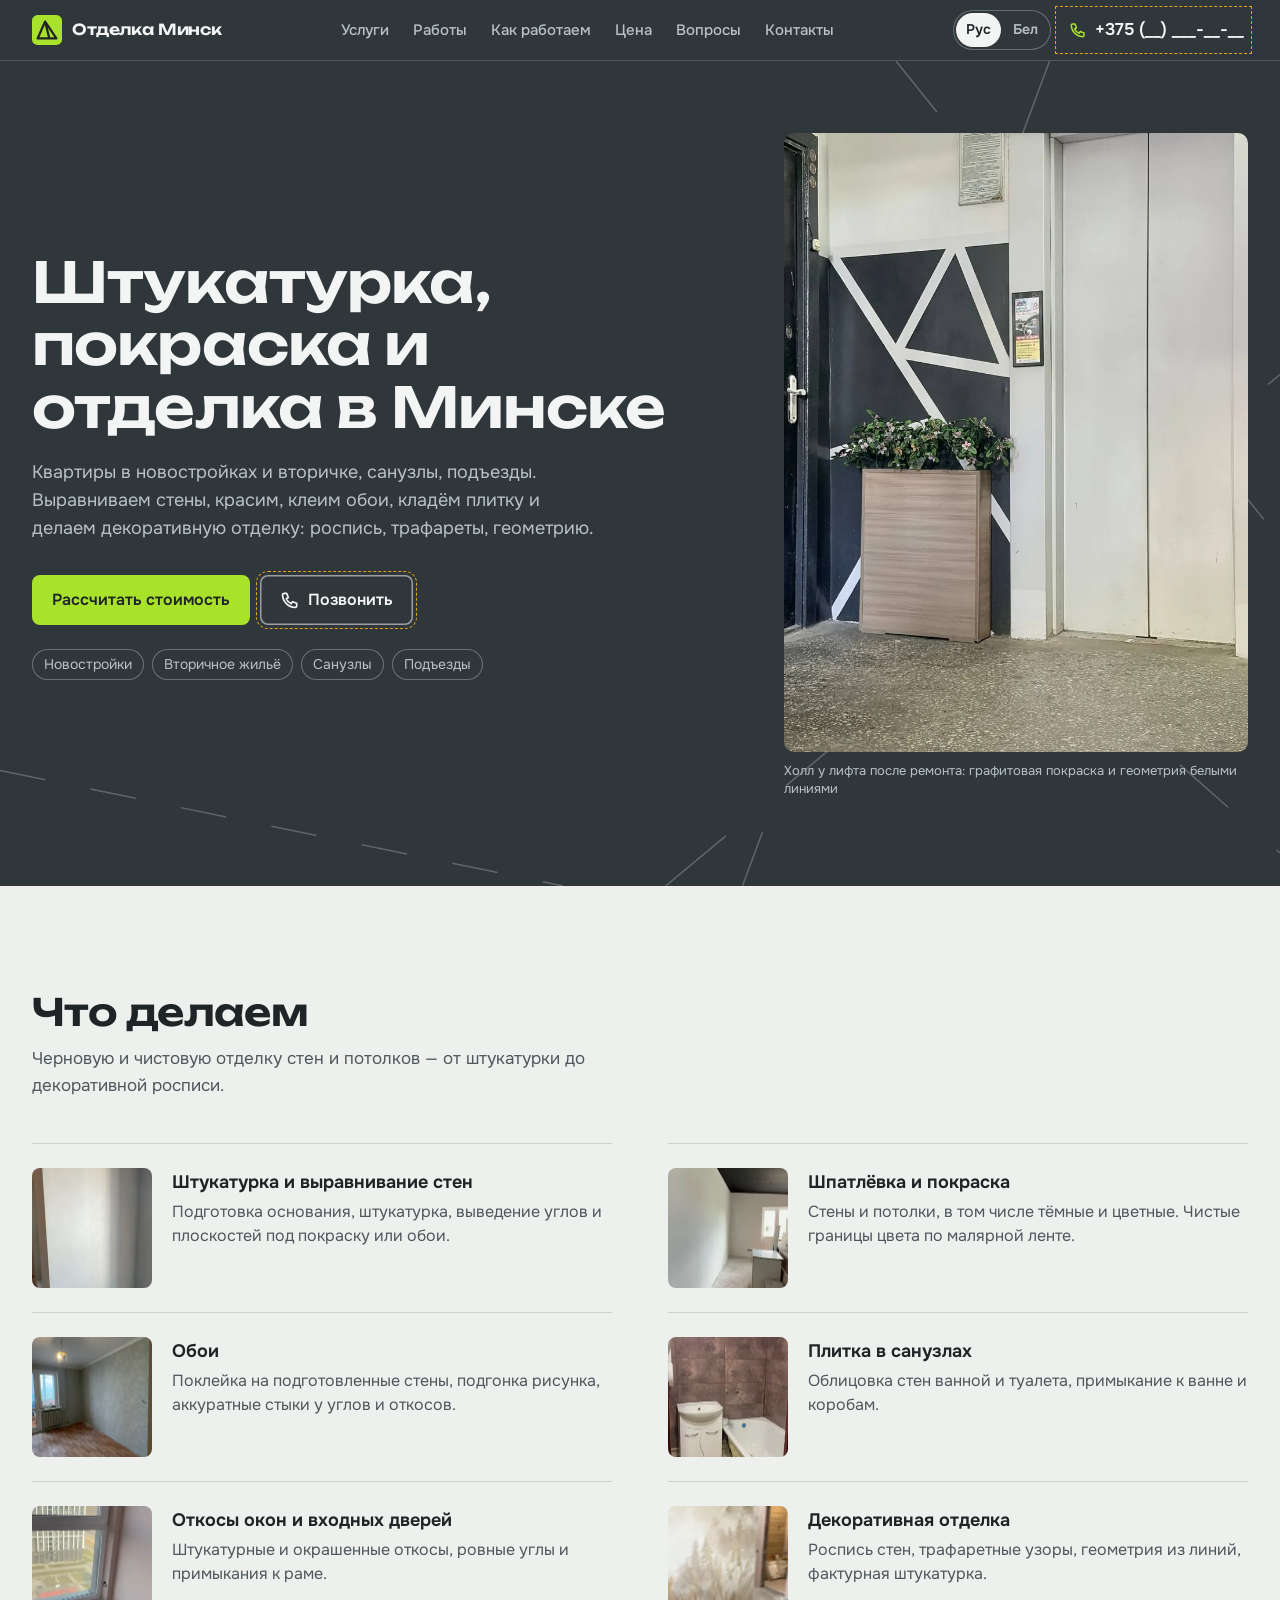
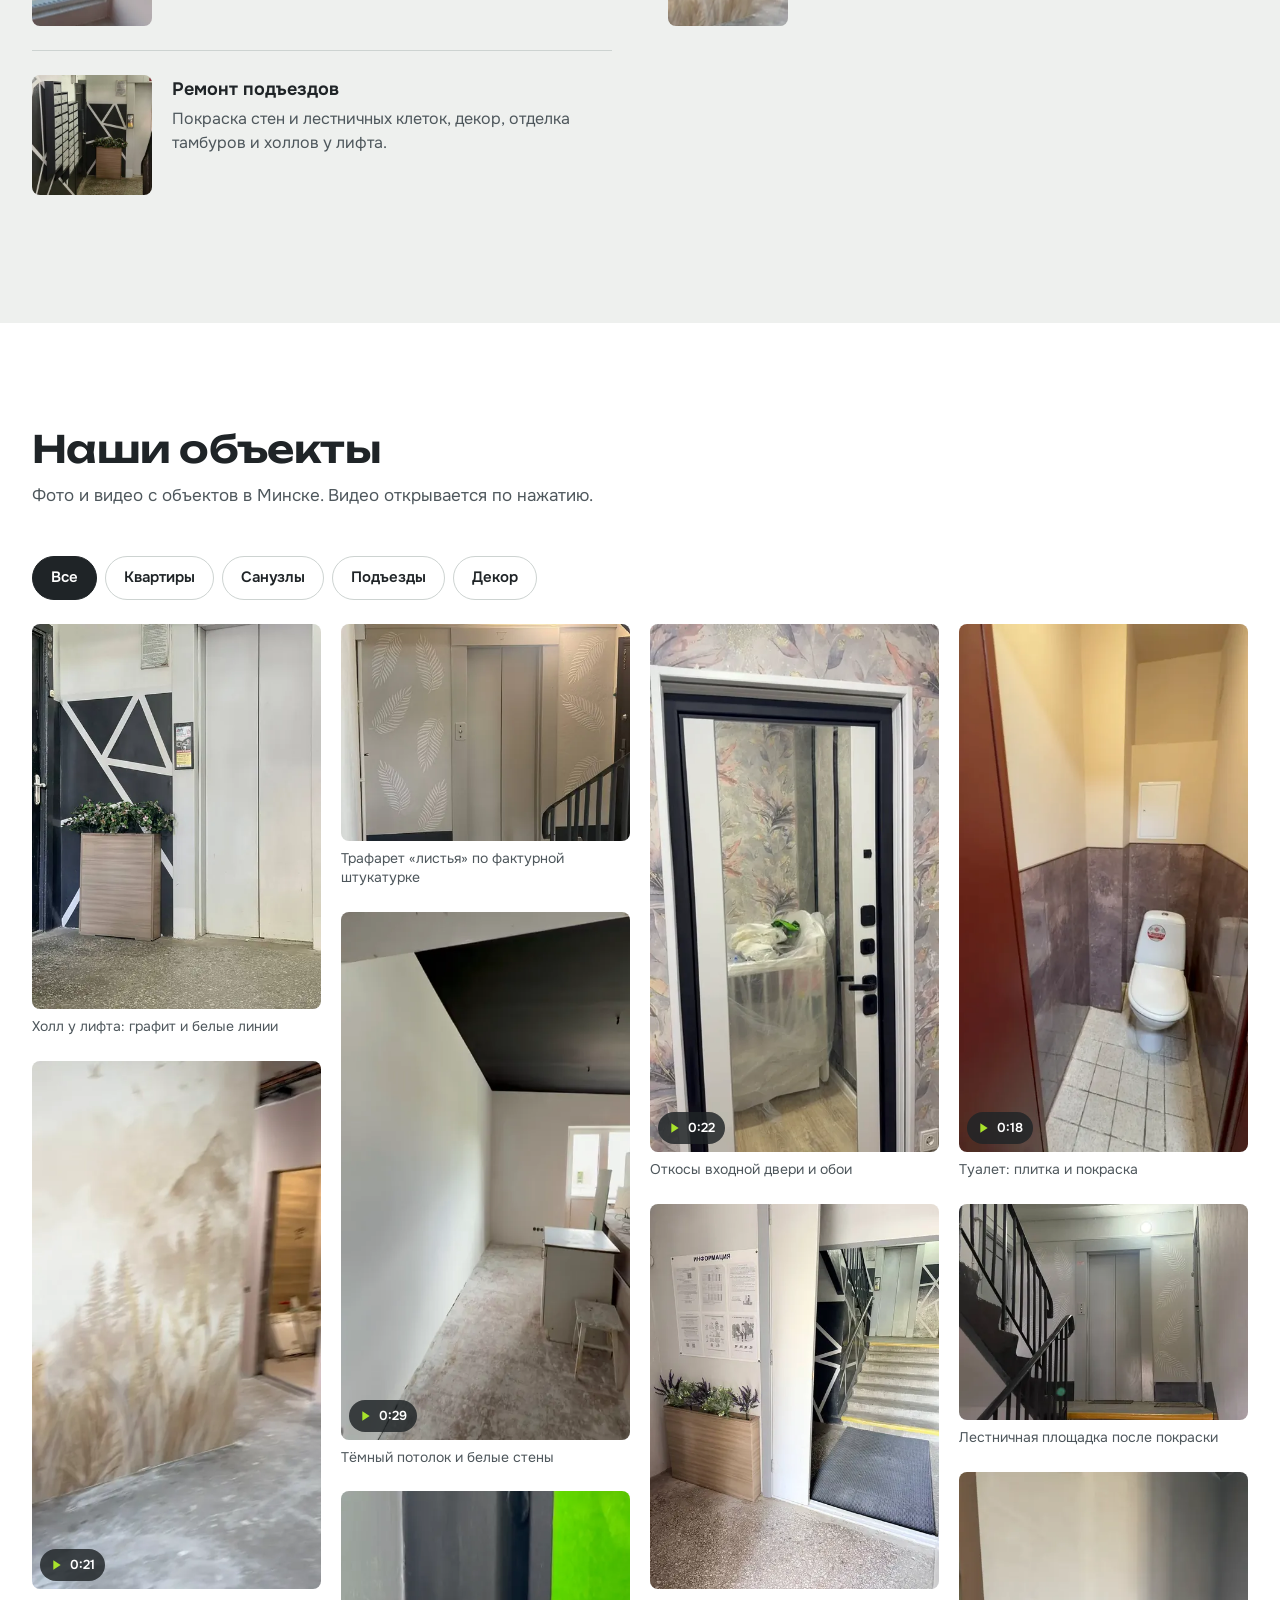
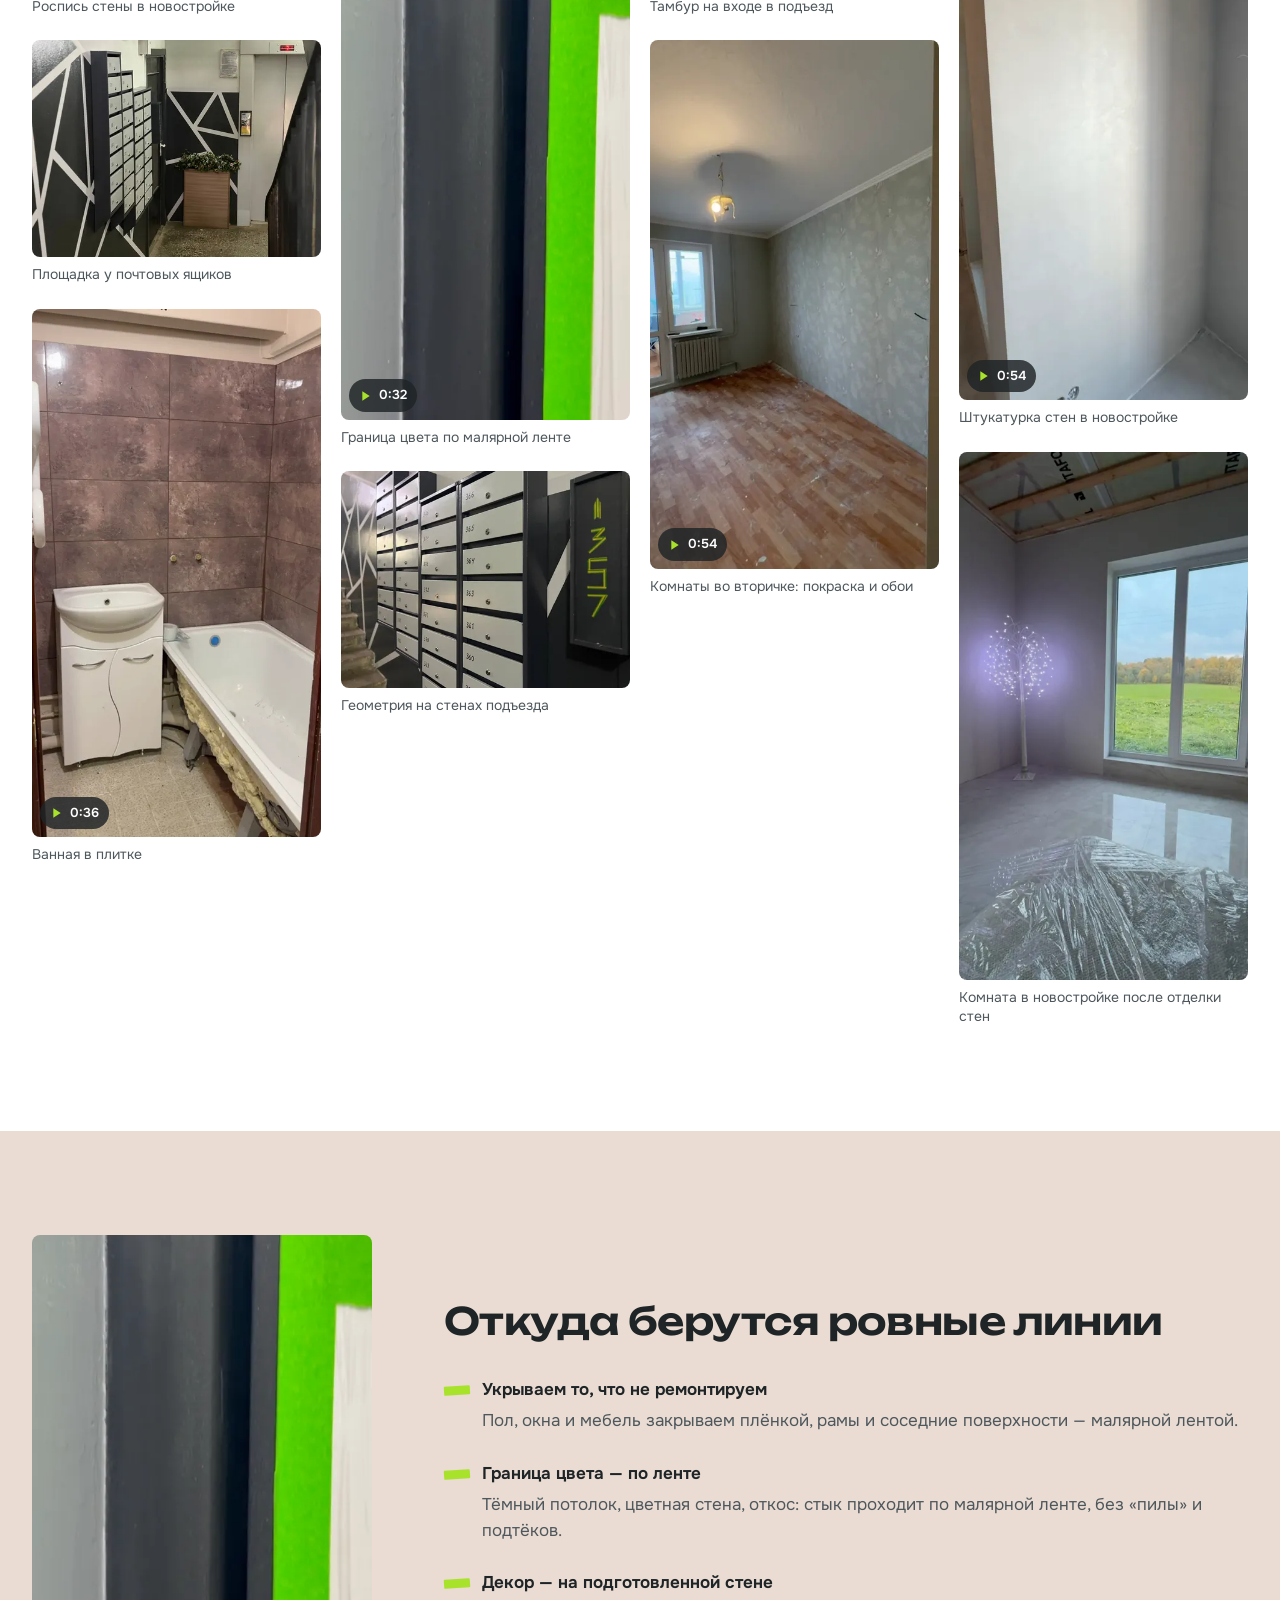
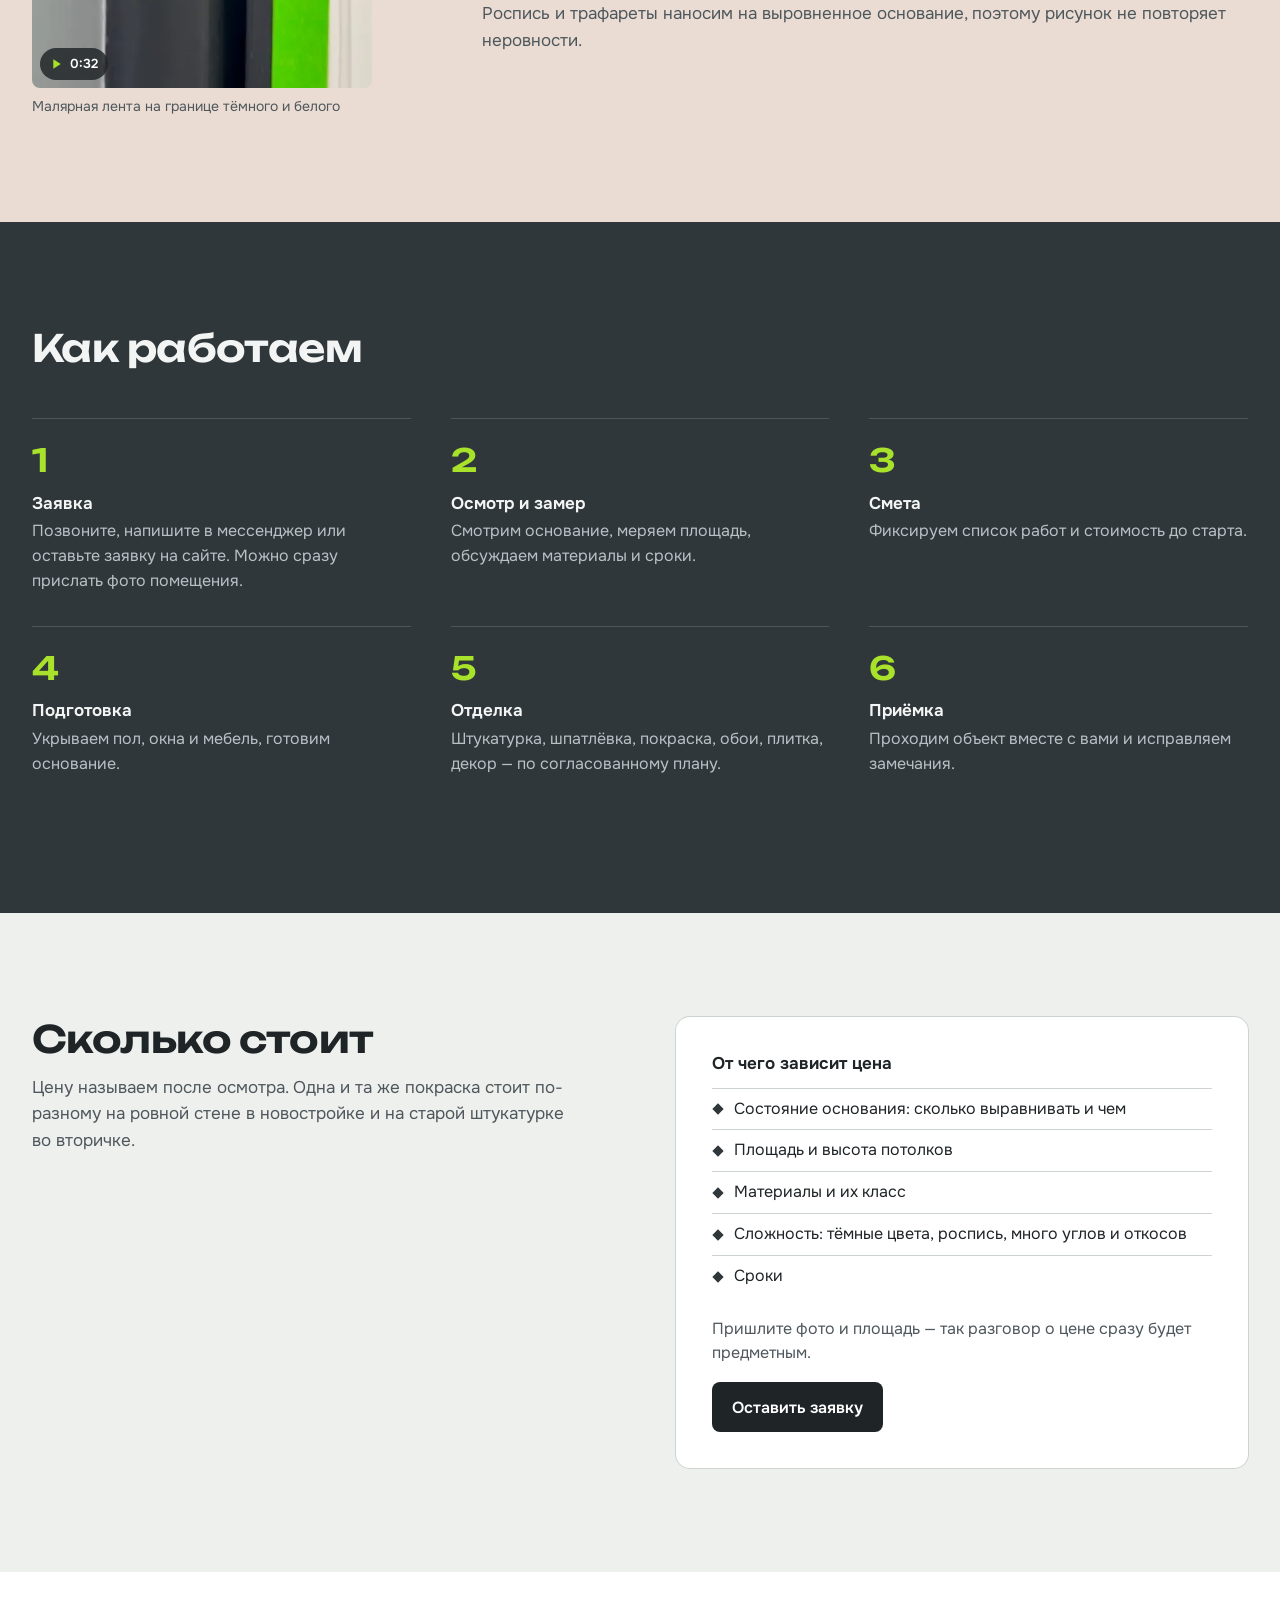
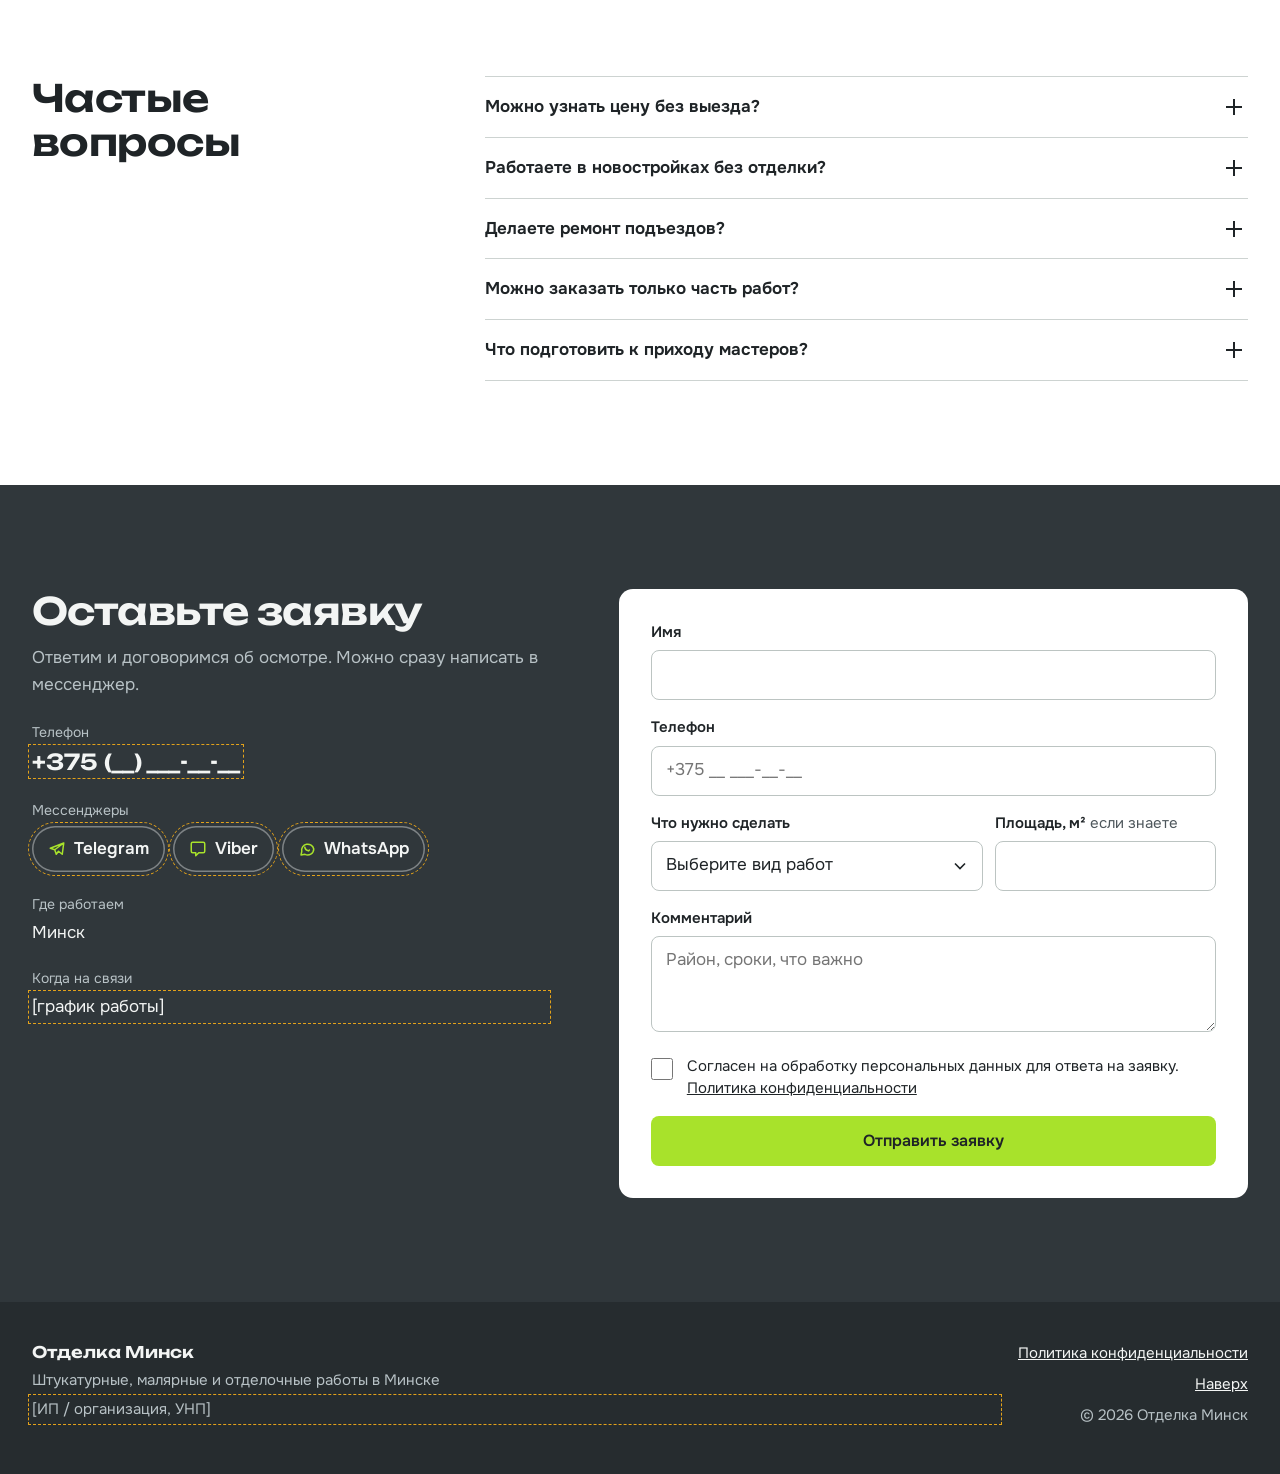
<file: index.html>
<!doctype html>
<html lang="ru">
<head>
<meta charset="utf-8">
<meta name="viewport" content="width=device-width, initial-scale=1, viewport-fit=cover">
<title>Штукатурка, покраска и отделка квартир в Минске | Отделка Минск</title>
<meta name="description" content="Штукатурка, покраска, обои, плитка, откосы и декоративная отделка в Минске. Квартиры, новостройки, подъезды. Фото и видео объектов, заявка на расчёт.">
<meta name="theme-color" content="#30373B">
<meta name="color-scheme" content="light">
<meta name="format-detection" content="telephone=no">
<link rel="canonical" href="https://pallsmi.github.io/otdelka-minsk/">
<link rel="alternate" hreflang="ru-BY" href="https://pallsmi.github.io/otdelka-minsk/">
<link rel="alternate" hreflang="be-BY" href="https://pallsmi.github.io/otdelka-minsk/be/">
<link rel="alternate" hreflang="x-default" href="https://pallsmi.github.io/otdelka-minsk/">
<meta property="og:type" content="website">
<meta property="og:locale" content="ru_BY">
<meta property="og:site_name" content="Отделка Минск">
<meta property="og:title" content="Штукатурка, покраска и отделка квартир в Минске">
<meta property="og:description" content="Штукатурка, покраска, обои, плитка, откосы и декоративная отделка в Минске. Квартиры, новостройки, подъезды. Фото и видео объектов, заявка на расчёт.">
<meta property="og:image" content="https://pallsmi.github.io/otdelka-minsk/assets/img/og.jpg">
<meta property="og:image:width" content="1200">
<meta property="og:image:height" content="630">
<meta property="og:image:alt" content="Подъезд после ремонта: графитовые стены с белыми линиями"><meta property="og:url" content="https://pallsmi.github.io/otdelka-minsk/">
<meta name="twitter:card" content="summary_large_image">
<link rel="icon" href="assets/favicon.svg" type="image/svg+xml">
<link rel="icon" href="assets/favicon-32.png" sizes="32x32" type="image/png">
<link rel="apple-touch-icon" href="assets/apple-touch-icon.png">
<link rel="preload" href="assets/fonts/unbounded-600.woff2" as="font" type="font/woff2" crossorigin>
<link rel="preload" href="assets/fonts/onest-var.woff2" as="font" type="font/woff2" crossorigin>
<link rel="preload" as="image" type="image/webp" href="assets/img/lift-geometry-800.webp" imagesrcset="assets/img/lift-geometry-480.webp 480w, assets/img/lift-geometry-800.webp 800w" imagesizes="(min-width: 900px) 40vw, 86vw" fetchpriority="high">
<link rel="stylesheet" href="css/style.css?v=0fea35a9">
<script type="application/ld+json">{"@context":"https://schema.org","@type":"HomeAndConstructionBusiness","name":"Отделка Минск","description":"Штукатурка, покраска, обои, плитка, откосы и декоративная отделка в Минске. Квартиры, новостройки, подъезды. Фото и видео объектов, заявка на расчёт.","areaServed":{"@type":"City","name":"Минск"},"address":{"@type":"PostalAddress","addressLocality":"Минск","addressCountry":"BY"},"knowsLanguage":["ru","be"],"url":"https://pallsmi.github.io/otdelka-minsk/","image":"https://pallsmi.github.io/otdelka-minsk/assets/img/og.jpg"}</script>
<script type="application/ld+json">{"@context":"https://schema.org","@type":"FAQPage","mainEntity":[{"@type":"Question","name":"Можно узнать цену без выезда?","acceptedAnswer":{"@type":"Answer","text":"Примерно — по фото и площади. Точно — после осмотра: состояние стен и потолков по фото видно не всегда."}},{"@type":"Question","name":"Работаете в новостройках без отделки?","acceptedAnswer":{"@type":"Answer","text":"Да. Примеры — в разделе «Наши объекты»: штукатурка стен, откосы, роспись."}},{"@type":"Question","name":"Делаете ремонт подъездов?","acceptedAnswer":{"@type":"Answer","text":"Да: покраска стен и лестничных клеток, декор, отделка холлов у лифта. Фото — в разделе «Наши объекты»."}},{"@type":"Question","name":"Можно заказать только часть работ?","acceptedAnswer":{"@type":"Answer","text":"Да, например только покраску потолков или только откосы. Объём обсуждаем на осмотре."}},{"@type":"Question","name":"Что подготовить к приходу мастеров?","acceptedAnswer":{"@type":"Answer","text":"Вынести вещи, которые можно вынести, или сдвинуть мебель к центру комнаты — остальное укроем плёнкой."}}]}</script>
</head>
<body>
<a class="skip" href="#main">Перейти к содержанию</a>

<header class="site-header" id="top">
  <div class="wrap header-row">
    <a class="brand" href="./" aria-label="Отделка Минск">
      <svg class="brand-mark" viewBox="0 0 32 32" aria-hidden="true"><rect width="32" height="32" rx="6" fill="#A8E22B"/><path d="M6 25 L14 7 L26 25 Z M14 7 L18.5 25" fill="none" stroke="#1F2427" stroke-width="2.4" stroke-linejoin="round"/></svg>
      <span>Отделка Минск</span>
    </a>
    <nav class="nav" id="nav" aria-label="Меню">
      <ul>
        <li><a href="#services">Услуги</a></li>
        <li><a href="#works">Работы</a></li>
        <li><a href="#process">Как работаем</a></li>
        <li><a href="#price">Цена</a></li>
        <li><a href="#faq">Вопросы</a></li>
        <li><a href="#contact">Контакты</a></li>
      </ul>
      <a class="nav-phone todo" href="#contact"><svg class="ic" viewBox="0 0 24 24" fill="none" stroke="currentColor" stroke-width="2" stroke-linecap="round" stroke-linejoin="round" aria-hidden="true" focusable="false"><path d="M5 4h3l2 5-2.5 1.5a11 11 0 0 0 6 6L15 14l5 2v3a2 2 0 0 1-2 2A16 16 0 0 1 3 6a2 2 0 0 1 2-2z"/></svg><span>+375 (__) ___-__-__</span></a>
    </nav>
    <div class="header-tools">
      <div class="lang" role="group" aria-label="Язык сайта">
        <a href="./" hreflang="ru" lang="ru" aria-current="true">Рус</a>
        <a href="be/" hreflang="be" lang="be">Бел</a>
      </div>
      <a class="header-call todo" href="#contact"><svg class="ic" viewBox="0 0 24 24" fill="none" stroke="currentColor" stroke-width="2" stroke-linecap="round" stroke-linejoin="round" aria-hidden="true" focusable="false"><path d="M5 4h3l2 5-2.5 1.5a11 11 0 0 0 6 6L15 14l5 2v3a2 2 0 0 1-2 2A16 16 0 0 1 3 6a2 2 0 0 1 2-2z"/></svg><span>+375 (__) ___-__-__</span></a>
      <button class="burger" type="button" aria-expanded="false" aria-controls="nav" data-open="Меню" data-close="Закрыть меню" aria-label="Меню">
        <span></span><span></span><span></span>
      </button>
    </div>
  </div>
</header>

<main id="main">

<section class="hero" aria-labelledby="hero-title">
  <svg class="hero-lines" viewBox="0 0 100 100" preserveAspectRatio="none" aria-hidden="true">
    <line x1="52" y1="100" x2="100" y2="38" pathLength="1"/>
    <line x1="70" y1="0" x2="100" y2="58" pathLength="1"/>
    <line x1="62" y1="44" x2="100" y2="96" pathLength="1"/>
    <line x1="82" y1="0" x2="58" y2="100" pathLength="1"/>
    <line x1="0" y1="86" x2="44" y2="100" pathLength="1"/>
  </svg>
  <div class="wrap hero-grid">
    <div class="hero-copy">
      <h1 id="hero-title">Штукатурка, покраска и отделка в Минске</h1>
      <p class="hero-lead">Квартиры в новостройках и вторичке, санузлы, подъезды. Выравниваем стены, красим, клеим обои, кладём плитку и делаем декоративную отделку: роспись, трафареты, геометрию.</p>
      <div class="hero-actions">
        <a class="btn btn-tape" href="#contact">Рассчитать стоимость</a>
        <a class="btn btn-ghost todo" href="#contact"><svg class="ic" viewBox="0 0 24 24" fill="none" stroke="currentColor" stroke-width="2" stroke-linecap="round" stroke-linejoin="round" aria-hidden="true" focusable="false"><path d="M5 4h3l2 5-2.5 1.5a11 11 0 0 0 6 6L15 14l5 2v3a2 2 0 0 1-2 2A16 16 0 0 1 3 6a2 2 0 0 1 2-2z"/></svg>Позвонить</a>
      </div>
      <ul class="hero-tags"><li>Новостройки</li><li>Вторичное жильё</li><li>Санузлы</li><li>Подъезды</li>
      </ul>
    </div>
    <figure class="hero-photo">
      <img src="assets/img/lift-geometry-800.webp" srcset="assets/img/lift-geometry-480.webp 480w, assets/img/lift-geometry-800.webp 800w" sizes="(min-width: 900px) 40vw, 86vw"
 width="960" height="1280" alt="Холл у лифта после ремонта: графитовая покраска и геометрия белыми линиями" loading="eager" decoding="sync" fetchpriority="high">
      <figcaption>Холл у лифта после ремонта: графитовая покраска и геометрия белыми линиями</figcaption>
    </figure>
  </div>
</section>

<section class="section services" id="services" aria-labelledby="services-title">
  <div class="wrap">
    <div class="section-head">
      <h2 id="services-title">Что делаем</h2>
      <p>Черновую и чистовую отделку стен и потолков — от штукатурки до декоративной росписи.</p>
    </div>
    <ul class="svc">
      <li>
        <img class="svc-img" src="assets/img/plaster-464.webp" srcset="assets/img/plaster-240.webp 240w, assets/img/plaster-464.webp 464w" sizes="(min-width: 900px) 128px, 96px"
 width="464" height="848" alt="" loading="lazy" decoding="async">
        <div>
          <h3>Штукатурка и выравнивание стен</h3>
          <p>Подготовка основания, штукатурка, выведение углов и плоскостей под покраску или обои.</p>
        </div>
      </li>
      <li>
        <img class="svc-img" src="assets/img/dark-ceiling-464.webp" srcset="assets/img/dark-ceiling-240.webp 240w, assets/img/dark-ceiling-464.webp 464w" sizes="(min-width: 900px) 128px, 96px"
 width="464" height="848" alt="" loading="lazy" decoding="async">
        <div>
          <h3>Шпатлёвка и покраска</h3>
          <p>Стены и потолки, в том числе тёмные и цветные. Чистые границы цвета по малярной ленте.</p>
        </div>
      </li>
      <li>
        <img class="svc-img" src="assets/img/wallpaper-464.webp" srcset="assets/img/wallpaper-240.webp 240w, assets/img/wallpaper-464.webp 464w" sizes="(min-width: 900px) 128px, 96px"
 width="464" height="848" alt="" loading="lazy" decoding="async">
        <div>
          <h3>Обои</h3>
          <p>Поклейка на подготовленные стены, подгонка рисунка, аккуратные стыки у углов и откосов.</p>
        </div>
      </li>
      <li>
        <img class="svc-img" src="assets/img/bath-464.webp" srcset="assets/img/bath-240.webp 240w, assets/img/bath-464.webp 464w" sizes="(min-width: 900px) 128px, 96px"
 width="464" height="848" alt="" loading="lazy" decoding="async">
        <div>
          <h3>Плитка в санузлах</h3>
          <p>Облицовка стен ванной и туалета, примыкание к ванне и коробам.</p>
        </div>
      </li>
      <li>
        <img class="svc-img" src="assets/img/slopes-464.webp" srcset="assets/img/slopes-240.webp 240w, assets/img/slopes-464.webp 464w" sizes="(min-width: 900px) 128px, 96px"
 width="464" height="848" alt="" loading="lazy" decoding="async">
        <div>
          <h3>Откосы окон и входных дверей</h3>
          <p>Штукатурные и окрашенные откосы, ровные углы и примыкания к раме.</p>
        </div>
      </li>
      <li>
        <img class="svc-img" src="assets/img/mural-464.webp" srcset="assets/img/mural-240.webp 240w, assets/img/mural-464.webp 464w" sizes="(min-width: 900px) 128px, 96px"
 width="464" height="848" alt="" loading="lazy" decoding="async">
        <div>
          <h3>Декоративная отделка</h3>
          <p>Роспись стен, трафаретные узоры, геометрия из линий, фактурная штукатурка.</p>
        </div>
      </li>
      <li>
        <img class="svc-img" src="assets/img/hall-geometry-800.webp" srcset="assets/img/hall-geometry-480.webp 480w, assets/img/hall-geometry-800.webp 800w, assets/img/hall-geometry-1280.webp 1280w" sizes="(min-width: 900px) 128px, 96px"
 width="1280" height="960" alt="" loading="lazy" decoding="async">
        <div>
          <h3>Ремонт подъездов</h3>
          <p>Покраска стен и лестничных клеток, декор, отделка тамбуров и холлов у лифта.</p>
        </div>
      </li>
    </ul>
  </div>
</section>

<section class="section works" id="works" aria-labelledby="works-title">
  <div class="wrap">
    <div class="section-head">
      <h2 id="works-title">Наши объекты</h2>
      <p>Фото и видео с объектов в Минске. Видео открывается по нажатию.</p>
    </div>
    <div class="filters" role="group" aria-label="Показать работы">
      <button type="button" data-filter="all" aria-pressed="true">Все</button>
      <button type="button" data-filter="flat" aria-pressed="false">Квартиры</button>
      <button type="button" data-filter="bath" aria-pressed="false">Санузлы</button>
      <button type="button" data-filter="entrance" aria-pressed="false">Подъезды</button>
      <button type="button" data-filter="decor" aria-pressed="false">Декор</button>
    </div>
    <ul class="grid" id="grid">
      <li data-cats="entrance decor">
        <figure>
          <button class="tile" type="button" data-index="0">
            <span class="sr-only">Открыть фото: Холл у лифта: графит и белые линии</span>
            <img src="assets/img/lift-geometry-800.webp" srcset="assets/img/lift-geometry-480.webp 480w, assets/img/lift-geometry-800.webp 800w" sizes="(min-width: 1040px) 280px, (min-width: 600px) 30vw, 46vw"
 width="960" height="1280" alt="" loading="lazy" decoding="async">
          </button>
          <figcaption>Холл у лифта: графит и белые линии</figcaption>
        </figure>
      </li>
      <li data-cats="flat decor">
        <figure>
          <button class="tile" type="button" data-index="1">
            <span class="sr-only">Смотреть видео: Роспись стены в новостройке</span>
            <img src="assets/img/mural-464.webp" srcset="assets/img/mural-240.webp 240w, assets/img/mural-464.webp 464w" sizes="(min-width: 1040px) 280px, (min-width: 600px) 30vw, 46vw"
 width="464" height="848" alt="" loading="lazy" decoding="async">
            <span class="play" aria-hidden="true"><svg class="ic" viewBox="0 0 24 24" fill="none" stroke="currentColor" stroke-width="2" stroke-linecap="round" stroke-linejoin="round" aria-hidden="true" focusable="false"><path d="M8 5v14l11-7z" fill="currentColor" stroke="none"/></svg><span>0:21</span></span>
          </button>
          <figcaption>Роспись стены в новостройке</figcaption>
        </figure>
      </li>
      <li data-cats="entrance decor">
        <figure>
          <button class="tile" type="button" data-index="2">
            <span class="sr-only">Открыть фото: Площадка у почтовых ящиков</span>
            <img src="assets/img/hall-geometry-800.webp" srcset="assets/img/hall-geometry-480.webp 480w, assets/img/hall-geometry-800.webp 800w, assets/img/hall-geometry-1280.webp 1280w" sizes="(min-width: 1040px) 280px, (min-width: 600px) 30vw, 46vw"
 width="1280" height="960" alt="" loading="lazy" decoding="async">
          </button>
          <figcaption>Площадка у почтовых ящиков</figcaption>
        </figure>
      </li>
      <li data-cats="bath">
        <figure>
          <button class="tile" type="button" data-index="3">
            <span class="sr-only">Смотреть видео: Ванная в плитке</span>
            <img src="assets/img/bath-464.webp" srcset="assets/img/bath-240.webp 240w, assets/img/bath-464.webp 464w" sizes="(min-width: 1040px) 280px, (min-width: 600px) 30vw, 46vw"
 width="464" height="848" alt="" loading="lazy" decoding="async">
            <span class="play" aria-hidden="true"><svg class="ic" viewBox="0 0 24 24" fill="none" stroke="currentColor" stroke-width="2" stroke-linecap="round" stroke-linejoin="round" aria-hidden="true" focusable="false"><path d="M8 5v14l11-7z" fill="currentColor" stroke="none"/></svg><span>0:36</span></span>
          </button>
          <figcaption>Ванная в плитке</figcaption>
        </figure>
      </li>
      <li data-cats="entrance decor">
        <figure>
          <button class="tile" type="button" data-index="4">
            <span class="sr-only">Открыть фото: Трафарет «листья» по фактурной штукатурке</span>
            <img src="assets/img/lift-leaves-800.webp" srcset="assets/img/lift-leaves-480.webp 480w, assets/img/lift-leaves-800.webp 800w, assets/img/lift-leaves-1280.webp 1280w" sizes="(min-width: 1040px) 280px, (min-width: 600px) 30vw, 46vw"
 width="1280" height="960" alt="" loading="lazy" decoding="async">
          </button>
          <figcaption>Трафарет «листья» по фактурной штукатурке</figcaption>
        </figure>
      </li>
      <li data-cats="flat">
        <figure>
          <button class="tile" type="button" data-index="5">
            <span class="sr-only">Смотреть видео: Тёмный потолок и белые стены</span>
            <img src="assets/img/dark-ceiling-464.webp" srcset="assets/img/dark-ceiling-240.webp 240w, assets/img/dark-ceiling-464.webp 464w" sizes="(min-width: 1040px) 280px, (min-width: 600px) 30vw, 46vw"
 width="464" height="848" alt="" loading="lazy" decoding="async">
            <span class="play" aria-hidden="true"><svg class="ic" viewBox="0 0 24 24" fill="none" stroke="currentColor" stroke-width="2" stroke-linecap="round" stroke-linejoin="round" aria-hidden="true" focusable="false"><path d="M8 5v14l11-7z" fill="currentColor" stroke="none"/></svg><span>0:29</span></span>
          </button>
          <figcaption>Тёмный потолок и белые стены</figcaption>
        </figure>
      </li>
      <li data-cats="flat decor">
        <figure>
          <button class="tile" type="button" data-index="6">
            <span class="sr-only">Смотреть видео: Граница цвета по малярной ленте</span>
            <img src="assets/img/tape-464.webp" srcset="assets/img/tape-240.webp 240w, assets/img/tape-464.webp 464w" sizes="(min-width: 1040px) 280px, (min-width: 600px) 30vw, 46vw"
 width="464" height="848" alt="" loading="lazy" decoding="async">
            <span class="play" aria-hidden="true"><svg class="ic" viewBox="0 0 24 24" fill="none" stroke="currentColor" stroke-width="2" stroke-linecap="round" stroke-linejoin="round" aria-hidden="true" focusable="false"><path d="M8 5v14l11-7z" fill="currentColor" stroke="none"/></svg><span>0:32</span></span>
          </button>
          <figcaption>Граница цвета по малярной ленте</figcaption>
        </figure>
      </li>
      <li data-cats="entrance decor">
        <figure>
          <button class="tile" type="button" data-index="7">
            <span class="sr-only">Открыть фото: Геометрия на стенах подъезда</span>
            <img src="assets/img/mailboxes-800.webp" srcset="assets/img/mailboxes-480.webp 480w, assets/img/mailboxes-800.webp 800w, assets/img/mailboxes-1280.webp 1280w" sizes="(min-width: 1040px) 280px, (min-width: 600px) 30vw, 46vw"
 width="1280" height="960" alt="" loading="lazy" decoding="async">
          </button>
          <figcaption>Геометрия на стенах подъезда</figcaption>
        </figure>
      </li>
      <li data-cats="flat">
        <figure>
          <button class="tile" type="button" data-index="8">
            <span class="sr-only">Смотреть видео: Откосы входной двери и обои</span>
            <img src="assets/img/door-464.webp" srcset="assets/img/door-240.webp 240w, assets/img/door-464.webp 464w" sizes="(min-width: 1040px) 280px, (min-width: 600px) 30vw, 46vw"
 width="464" height="848" alt="" loading="lazy" decoding="async">
            <span class="play" aria-hidden="true"><svg class="ic" viewBox="0 0 24 24" fill="none" stroke="currentColor" stroke-width="2" stroke-linecap="round" stroke-linejoin="round" aria-hidden="true" focusable="false"><path d="M8 5v14l11-7z" fill="currentColor" stroke="none"/></svg><span>0:22</span></span>
          </button>
          <figcaption>Откосы входной двери и обои</figcaption>
        </figure>
      </li>
      <li data-cats="entrance">
        <figure>
          <button class="tile" type="button" data-index="9">
            <span class="sr-only">Открыть фото: Тамбур на входе в подъезд</span>
            <img src="assets/img/entrance-800.webp" srcset="assets/img/entrance-480.webp 480w, assets/img/entrance-800.webp 800w" sizes="(min-width: 1040px) 280px, (min-width: 600px) 30vw, 46vw"
 width="960" height="1280" alt="" loading="lazy" decoding="async">
          </button>
          <figcaption>Тамбур на входе в подъезд</figcaption>
        </figure>
      </li>
      <li data-cats="flat">
        <figure>
          <button class="tile" type="button" data-index="10">
            <span class="sr-only">Смотреть видео: Комнаты во вторичке: покраска и обои</span>
            <img src="assets/img/wallpaper-464.webp" srcset="assets/img/wallpaper-240.webp 240w, assets/img/wallpaper-464.webp 464w" sizes="(min-width: 1040px) 280px, (min-width: 600px) 30vw, 46vw"
 width="464" height="848" alt="" loading="lazy" decoding="async">
            <span class="play" aria-hidden="true"><svg class="ic" viewBox="0 0 24 24" fill="none" stroke="currentColor" stroke-width="2" stroke-linecap="round" stroke-linejoin="round" aria-hidden="true" focusable="false"><path d="M8 5v14l11-7z" fill="currentColor" stroke="none"/></svg><span>0:54</span></span>
          </button>
          <figcaption>Комнаты во вторичке: покраска и обои</figcaption>
        </figure>
      </li>
      <li data-cats="bath">
        <figure>
          <button class="tile" type="button" data-index="11">
            <span class="sr-only">Смотреть видео: Туалет: плитка и покраска</span>
            <img src="assets/img/wc-464.webp" srcset="assets/img/wc-240.webp 240w, assets/img/wc-464.webp 464w" sizes="(min-width: 1040px) 280px, (min-width: 600px) 30vw, 46vw"
 width="464" height="848" alt="" loading="lazy" decoding="async">
            <span class="play" aria-hidden="true"><svg class="ic" viewBox="0 0 24 24" fill="none" stroke="currentColor" stroke-width="2" stroke-linecap="round" stroke-linejoin="round" aria-hidden="true" focusable="false"><path d="M8 5v14l11-7z" fill="currentColor" stroke="none"/></svg><span>0:18</span></span>
          </button>
          <figcaption>Туалет: плитка и покраска</figcaption>
        </figure>
      </li>
      <li data-cats="entrance decor">
        <figure>
          <button class="tile" type="button" data-index="12">
            <span class="sr-only">Открыть фото: Лестничная площадка после покраски</span>
            <img src="assets/img/stair-leaves-800.webp" srcset="assets/img/stair-leaves-480.webp 480w, assets/img/stair-leaves-800.webp 800w, assets/img/stair-leaves-1280.webp 1280w" sizes="(min-width: 1040px) 280px, (min-width: 600px) 30vw, 46vw"
 width="1280" height="960" alt="" loading="lazy" decoding="async">
          </button>
          <figcaption>Лестничная площадка после покраски</figcaption>
        </figure>
      </li>
      <li data-cats="flat">
        <figure>
          <button class="tile" type="button" data-index="13">
            <span class="sr-only">Смотреть видео: Штукатурка стен в новостройке</span>
            <img src="assets/img/plaster-464.webp" srcset="assets/img/plaster-240.webp 240w, assets/img/plaster-464.webp 464w" sizes="(min-width: 1040px) 280px, (min-width: 600px) 30vw, 46vw"
 width="464" height="848" alt="" loading="lazy" decoding="async">
            <span class="play" aria-hidden="true"><svg class="ic" viewBox="0 0 24 24" fill="none" stroke="currentColor" stroke-width="2" stroke-linecap="round" stroke-linejoin="round" aria-hidden="true" focusable="false"><path d="M8 5v14l11-7z" fill="currentColor" stroke="none"/></svg><span>0:54</span></span>
          </button>
          <figcaption>Штукатурка стен в новостройке</figcaption>
        </figure>
      </li>
      <li data-cats="flat">
        <figure>
          <button class="tile" type="button" data-index="14">
            <span class="sr-only">Открыть фото: Комната в новостройке после отделки стен</span>
            <img src="assets/img/new-room-464.webp" srcset="assets/img/new-room-240.webp 240w, assets/img/new-room-464.webp 464w" sizes="(min-width: 1040px) 280px, (min-width: 600px) 30vw, 46vw"
 width="464" height="848" alt="" loading="lazy" decoding="async">
          </button>
          <figcaption>Комната в новостройке после отделки стен</figcaption>
        </figure>
      </li>
    </ul>
  </div>
</section>

<section class="section details" aria-labelledby="details-title">
  <div class="wrap details-grid">
    <figure class="details-media">
      <button class="tile" type="button" data-index="6">
        <span class="sr-only">Смотреть видео: Граница цвета по малярной ленте</span>
        <img src="assets/img/tape-464.webp" srcset="assets/img/tape-240.webp 240w, assets/img/tape-464.webp 464w" sizes="(min-width: 900px) 360px, 70vw"
 width="464" height="848" alt="" loading="lazy" decoding="async">
        <span class="play" aria-hidden="true"><svg class="ic" viewBox="0 0 24 24" fill="none" stroke="currentColor" stroke-width="2" stroke-linecap="round" stroke-linejoin="round" aria-hidden="true" focusable="false"><path d="M8 5v14l11-7z" fill="currentColor" stroke="none"/></svg><span>0:32</span></span>
      </button>
      <figcaption>Малярная лента на границе тёмного и белого</figcaption>
    </figure>
    <div>
      <h2 id="details-title">Откуда берутся ровные линии</h2>
      <ul class="points">
        <li><h3>Укрываем то, что не ремонтируем</h3><p>Пол, окна и мебель закрываем плёнкой, рамы и соседние поверхности — малярной лентой.</p></li>
        <li><h3>Граница цвета — по ленте</h3><p>Тёмный потолок, цветная стена, откос: стык проходит по малярной ленте, без «пилы» и подтёков.</p></li>
        <li><h3>Декор — на подготовленной стене</h3><p>Роспись и трафареты наносим на выровненное основание, поэтому рисунок не повторяет неровности.</p></li>
      </ul>
    </div>
  </div>
</section>

<section class="section process" id="process" aria-labelledby="process-title">
  <div class="wrap">
    <h2 id="process-title">Как работаем</h2>
    <ol class="steps">
      <li><h3>Заявка</h3><p>Позвоните, напишите в мессенджер или оставьте заявку на сайте. Можно сразу прислать фото помещения.</p></li>
      <li><h3>Осмотр и замер</h3><p>Смотрим основание, меряем площадь, обсуждаем материалы и сроки.</p></li>
      <li><h3>Смета</h3><p>Фиксируем список работ и стоимость до старта.</p></li>
      <li><h3>Подготовка</h3><p>Укрываем пол, окна и мебель, готовим основание.</p></li>
      <li><h3>Отделка</h3><p>Штукатурка, шпатлёвка, покраска, обои, плитка, декор — по согласованному плану.</p></li>
      <li><h3>Приёмка</h3><p>Проходим объект вместе с вами и исправляем замечания.</p></li>
    </ol>
  </div>
</section>

<section class="section price" id="price" aria-labelledby="price-title">
  <div class="wrap price-grid">
    <div>
      <h2 id="price-title">Сколько стоит</h2>
      <p class="price-text">Цену называем после осмотра. Одна и та же покраска стоит по-разному на ровной стене в новостройке и на старой штукатурке во вторичке.</p>
    </div>
    <div class="price-card">
      <h3>От чего зависит цена</h3>
      <ul class="factors"><li>Состояние основания: сколько выравнивать и чем</li><li>Площадь и высота потолков</li><li>Материалы и их класс</li><li>Сложность: тёмные цвета, роспись, много углов и откосов</li><li>Сроки</li>
      </ul>
      <p>Пришлите фото и площадь — так разговор о цене сразу будет предметным.</p>
      <a class="btn btn-ink" href="#contact">Оставить заявку</a>
    </div>
  </div>
</section>

<section class="section faq" id="faq" aria-labelledby="faq-title">
  <div class="wrap faq-wrap">
    <h2 id="faq-title">Частые вопросы</h2>
    <div class="faq-list">
      <details>
        <summary>Можно узнать цену без выезда?</summary>
        <p>Примерно — по фото и площади. Точно — после осмотра: состояние стен и потолков по фото видно не всегда.</p>
      </details>
      <details>
        <summary>Работаете в новостройках без отделки?</summary>
        <p>Да. Примеры — в разделе «Наши объекты»: штукатурка стен, откосы, роспись.</p>
      </details>
      <details>
        <summary>Делаете ремонт подъездов?</summary>
        <p>Да: покраска стен и лестничных клеток, декор, отделка холлов у лифта. Фото — в разделе «Наши объекты».</p>
      </details>
      <details>
        <summary>Можно заказать только часть работ?</summary>
        <p>Да, например только покраску потолков или только откосы. Объём обсуждаем на осмотре.</p>
      </details>
      <details>
        <summary>Что подготовить к приходу мастеров?</summary>
        <p>Вынести вещи, которые можно вынести, или сдвинуть мебель к центру комнаты — остальное укроем плёнкой.</p>
      </details>
    </div>
  </div>
</section>

<section class="section contact" id="contact" aria-labelledby="contact-title">
  <div class="wrap contact-grid">
    <div class="contact-info">
      <h2 id="contact-title">Оставьте заявку</h2>
      <p class="contact-lead">Ответим и договоримся об осмотре. Можно сразу написать в мессенджер.</p>
      <dl>
        <div>
          <dt>Телефон</dt>
          <dd><a class="big-phone todo" href="#contact">+375 (__) ___-__-__</a></dd>
        </div>
        <div>
          <dt>Мессенджеры</dt>
          <dd class="messengers">
            <a class="msg todo" href="#contact"><svg class="ic" viewBox="0 0 24 24" fill="none" stroke="currentColor" stroke-width="2" stroke-linecap="round" stroke-linejoin="round" aria-hidden="true" focusable="false"><path d="M21 4 3 11l6 2 2 6 3-4 5 4zM9 13 21 4"/></svg><span>Telegram</span></a>
            <a class="msg todo" href="#contact"><svg class="ic" viewBox="0 0 24 24" fill="none" stroke="currentColor" stroke-width="2" stroke-linecap="round" stroke-linejoin="round" aria-hidden="true" focusable="false"><path d="M5 3h14a2 2 0 0 1 2 2v10a2 2 0 0 1-2 2h-6l-4 4v-4H5a2 2 0 0 1-2-2V5a2 2 0 0 1 2-2z"/></svg><span>Viber</span></a>
            <a class="msg todo" href="#contact"><svg class="ic" viewBox="0 0 24 24" fill="none" stroke="currentColor" stroke-width="2" stroke-linecap="round" stroke-linejoin="round" aria-hidden="true" focusable="false"><path d="M21 12a8 8 0 0 1-11.6 7.1L4 20l1-4.6A8 8 0 1 1 21 12z"/><path d="M9 9.5c.5 2.5 2.5 4.5 5 5l1.2-1.2"/></svg><span>WhatsApp</span></a>
          </dd>
        </div>
        <div>
          <dt>Где работаем</dt>
          <dd>Минск</dd>
        </div>
        <div>
          <dt>Когда на связи</dt>
          <dd class="todo">[график работы]</dd>
        </div>
      </dl>
    </div>

    <form class="form" id="lead-form" novalidate
          data-provider="" data-endpoint=""
          data-ok="Заявка отправлена. Свяжемся с вами по указанному телефону." data-err="Не получилось отправить. Позвоните или напишите в мессенджер — контакты рядом." data-sending="Отправляем…"
          data-header="Заявка с сайта" data-brand="Отделка Минск">
      <div class="hp" aria-hidden="true">
        <label>Website <input type="text" name="website" tabindex="-1" autocomplete="off"></label>
      </div>
      <div class="field">
        <label for="f-name">Имя</label>
        <input id="f-name" name="name" type="text" autocomplete="name" required maxlength="80" aria-describedby="f-name-err">
        <p class="err" id="f-name-err" data-msg="Укажите имя"></p>
      </div>
      <div class="field">
        <label for="f-phone">Телефон</label>
        <input id="f-phone" name="phone" type="tel" inputmode="tel" autocomplete="tel" placeholder="+375 __ ___-__-__" required aria-describedby="f-phone-err">
        <p class="err" id="f-phone-err" data-msg="Укажите номер полностью: 9 цифр после +375"></p>
      </div>
      <div class="field-row">
        <div class="field">
          <label for="f-work">Что нужно сделать</label>
          <select id="f-work" name="work">
            <option value="">Выберите вид работ</option><option>Штукатурка, выравнивание</option><option>Покраска</option><option>Обои</option><option>Плитка</option><option>Откосы</option><option>Декор</option><option>Подъезд</option><option>Несколько видов работ</option>
          </select>
        </div>
        <div class="field field-area">
          <label for="f-area">Площадь, м² <span class="hint">если знаете</span></label>
          <input id="f-area" name="area" type="text" inputmode="decimal" autocomplete="off" maxlength="8" aria-describedby="f-area-err">
          <p class="err" id="f-area-err" data-msg="Укажите число, например 45 или 45,5"></p>
        </div>
      </div>
      <div class="field">
        <label for="f-msg">Комментарий</label>
        <textarea id="f-msg" name="message" rows="3" maxlength="1500" placeholder="Район, сроки, что важно"></textarea>
      </div>
      <div class="field check">
        <input id="f-consent" name="consent" type="checkbox" required aria-describedby="f-consent-err">
        <label for="f-consent">Согласен на обработку персональных данных для ответа на заявку. <a href="privacy.html" target="_blank" rel="noopener">Политика конфиденциальности</a></label>
        <p class="err" id="f-consent-err" data-msg="Нужно согласие на обработку данных"></p>
      </div>
      <button class="btn btn-tape btn-wide" type="submit">Отправить заявку</button>
      <p class="form-status" role="status" aria-live="polite"></p>
    </form>
  </div>
</section>

</main>

<footer class="site-footer">
  <div class="wrap footer-row">
    <div>
      <p class="footer-brand">Отделка Минск</p>
      <p>Штукатурные, малярные и отделочные работы в Минске</p>
      <p class="todo">[ИП / организация, УНП]</p>
    </div>
    <div class="footer-links">
      <a href="privacy.html">Политика конфиденциальности</a>
      <a href="#top">Наверх</a>
      <p>© <span data-year>2026</span> Отделка Минск</p>
    </div>
  </div>
</footer>

<nav class="bar" aria-label="Контакты">
  <a class="todo" href="#contact"><svg class="ic" viewBox="0 0 24 24" fill="none" stroke="currentColor" stroke-width="2" stroke-linecap="round" stroke-linejoin="round" aria-hidden="true" focusable="false"><path d="M5 4h3l2 5-2.5 1.5a11 11 0 0 0 6 6L15 14l5 2v3a2 2 0 0 1-2 2A16 16 0 0 1 3 6a2 2 0 0 1 2-2z"/></svg><span>Позвонить</span></a>
  <a class="todo" href="#contact"><svg class="ic" viewBox="0 0 24 24" fill="none" stroke="currentColor" stroke-width="2" stroke-linecap="round" stroke-linejoin="round" aria-hidden="true" focusable="false"><path d="M21 12a8 8 0 0 1-11.6 7.1L4 20l1-4.6A8 8 0 1 1 21 12z"/></svg><span>Написать</span></a>
  <a class="bar-cta" href="#contact"><svg class="ic" viewBox="0 0 24 24" fill="none" stroke="currentColor" stroke-width="2" stroke-linecap="round" stroke-linejoin="round" aria-hidden="true" focusable="false"><path d="M6 3h12v18H6zM9 8h6M9 12h6M9 16h4"/></svg><span>Заявка</span></a>
</nav>

<dialog class="lightbox" id="lightbox" aria-labelledby="lb-caption">
  <div class="lb-stage"></div>
  <p class="lb-caption" id="lb-caption"></p>
  <button class="lb-btn lb-close" type="button" aria-label="Закрыть"><svg class="ic" viewBox="0 0 24 24" fill="none" stroke="currentColor" stroke-width="2" stroke-linecap="round" stroke-linejoin="round" aria-hidden="true" focusable="false"><path d="M6 6l12 12M18 6L6 18"/></svg></button>
  <button class="lb-btn lb-prev" type="button" aria-label="Предыдущая работа"><svg class="ic" viewBox="0 0 24 24" fill="none" stroke="currentColor" stroke-width="2" stroke-linecap="round" stroke-linejoin="round" aria-hidden="true" focusable="false"><path d="M15 5l-7 7 7 7"/></svg></button>
  <button class="lb-btn lb-next" type="button" aria-label="Следующая работа"><svg class="ic" viewBox="0 0 24 24" fill="none" stroke="currentColor" stroke-width="2" stroke-linecap="round" stroke-linejoin="round" aria-hidden="true" focusable="false"><path d="M9 5l7 7-7 7"/></svg></button>
</dialog>

<dialog class="sheet" id="offline" aria-labelledby="offline-title">
  <div class="sheet-body">
    <h2 id="offline-title">Текст заявки готов</h2>
    <p>Отправка через сайт пока не подключена. Скопируйте текст и отправьте в мессенджер — или позвоните.</p>
    <textarea id="offline-text" rows="7" readonly></textarea>
    <div class="sheet-actions">
      <button class="btn btn-ink" type="button" id="offline-copy" data-done="Скопировано">Скопировать текст</button>
    </div>
    <button class="lb-btn sheet-close" type="button" aria-label="Закрыть"><svg class="ic" viewBox="0 0 24 24" fill="none" stroke="currentColor" stroke-width="2" stroke-linecap="round" stroke-linejoin="round" aria-hidden="true" focusable="false"><path d="M6 6l12 12M18 6L6 18"/></svg></button>
  </div>
</dialog>

<script type="application/json" id="gallery-data">[{"kind":"photo","caption":"Холл у лифта: графит и белые линии","w":960,"h":1280,"src":"assets/img/lift-geometry-800.webp"},{"kind":"video","caption":"Роспись стены в новостройке","w":464,"h":848,"src":"assets/img/mural-464.webp","video":"assets/video/mural.mp4"},{"kind":"photo","caption":"Площадка у почтовых ящиков","w":1280,"h":960,"src":"assets/img/hall-geometry-1280.webp"},{"kind":"video","caption":"Ванная в плитке","w":464,"h":848,"src":"assets/img/bath-464.webp","video":"assets/video/bath.mp4"},{"kind":"photo","caption":"Трафарет «листья» по фактурной штукатурке","w":1280,"h":960,"src":"assets/img/lift-leaves-1280.webp"},{"kind":"video","caption":"Тёмный потолок и белые стены","w":464,"h":848,"src":"assets/img/dark-ceiling-464.webp","video":"assets/video/dark-ceiling.mp4"},{"kind":"video","caption":"Граница цвета по малярной ленте","w":464,"h":848,"src":"assets/img/tape-464.webp","video":"assets/video/tape.mp4"},{"kind":"photo","caption":"Геометрия на стенах подъезда","w":1280,"h":960,"src":"assets/img/mailboxes-1280.webp"},{"kind":"video","caption":"Откосы входной двери и обои","w":464,"h":848,"src":"assets/img/door-464.webp","video":"assets/video/door.mp4"},{"kind":"photo","caption":"Тамбур на входе в подъезд","w":960,"h":1280,"src":"assets/img/entrance-800.webp"},{"kind":"video","caption":"Комнаты во вторичке: покраска и обои","w":464,"h":848,"src":"assets/img/wallpaper-464.webp","video":"assets/video/rooms.mp4"},{"kind":"video","caption":"Туалет: плитка и покраска","w":464,"h":848,"src":"assets/img/wc-464.webp","video":"assets/video/wc.mp4"},{"kind":"photo","caption":"Лестничная площадка после покраски","w":1280,"h":960,"src":"assets/img/stair-leaves-1280.webp"},{"kind":"video","caption":"Штукатурка стен в новостройке","w":464,"h":848,"src":"assets/img/plaster-464.webp","video":"assets/video/plaster.mp4"},{"kind":"photo","caption":"Комната в новостройке после отделки стен","w":464,"h":848,"src":"assets/img/new-room-464.webp"}]</script>
<script src="js/main.js?v=0fea35a9" defer></script>
</body>
</html>
</file>
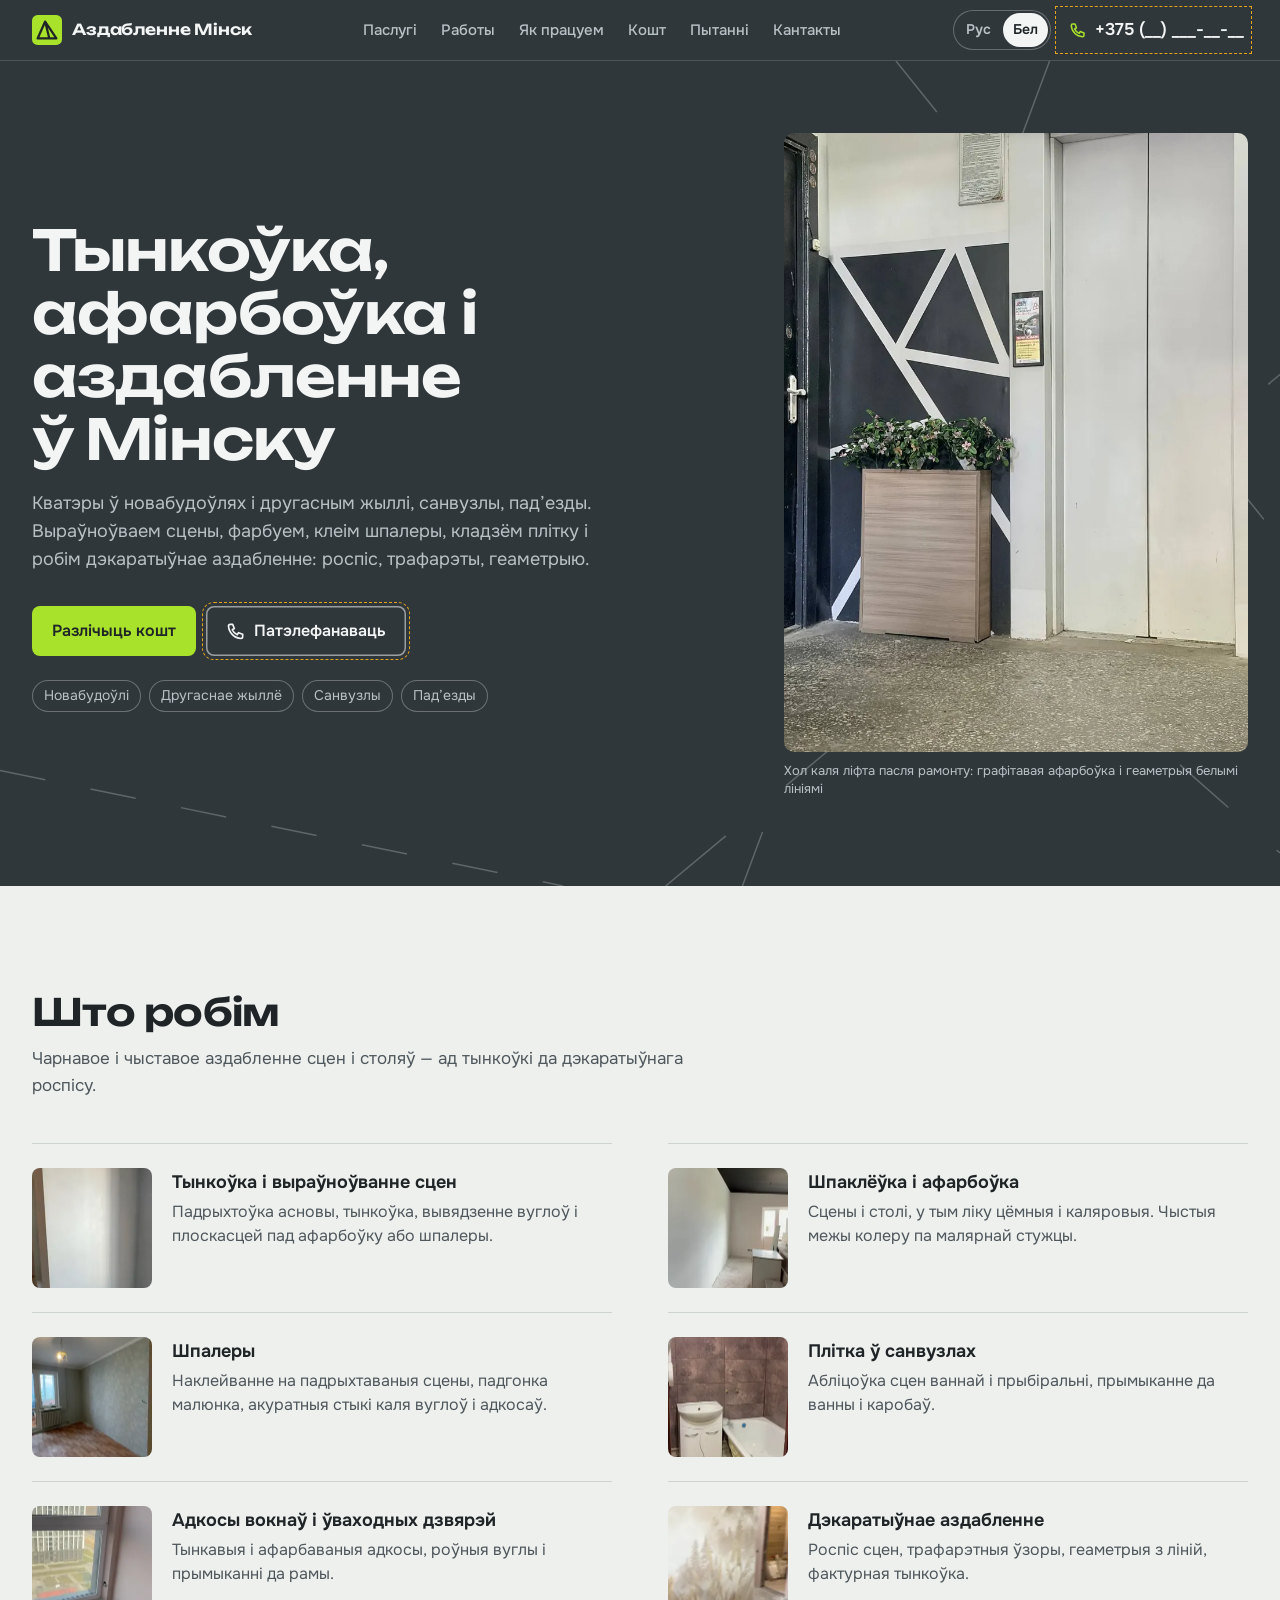
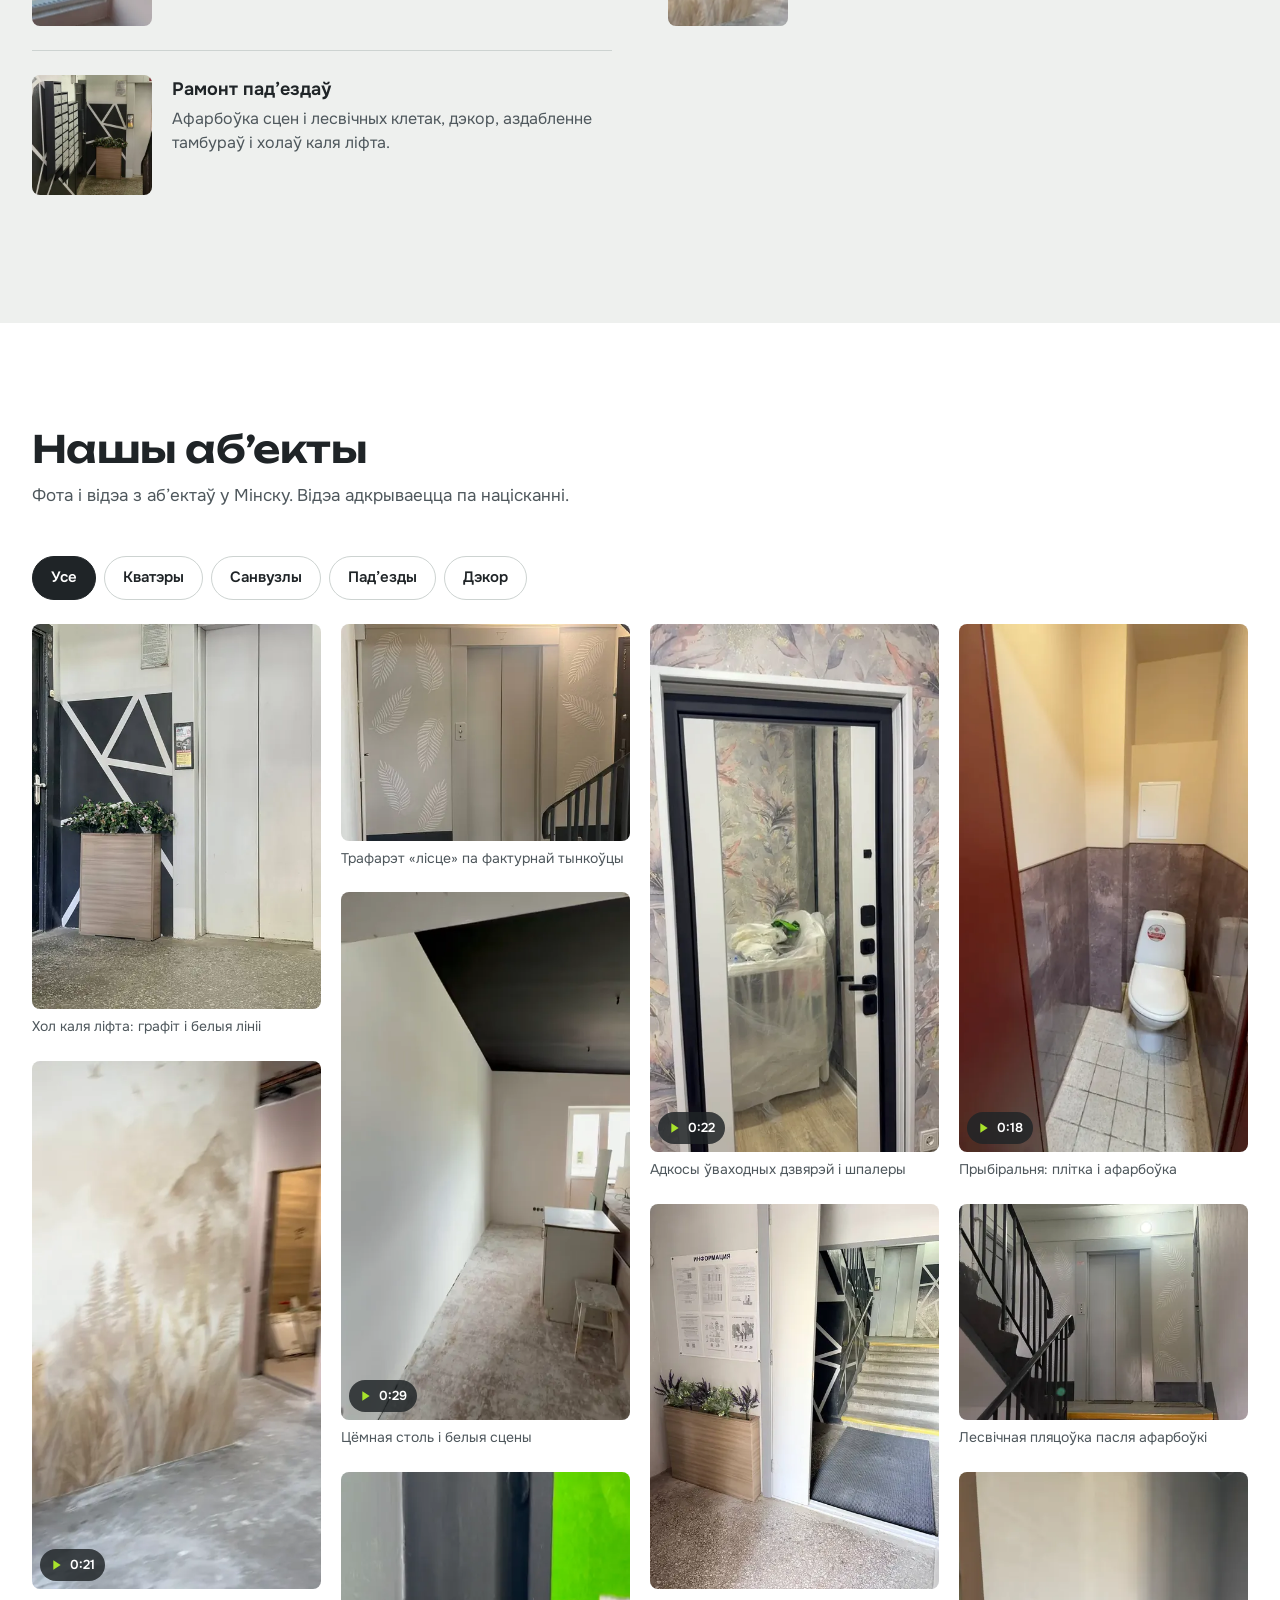
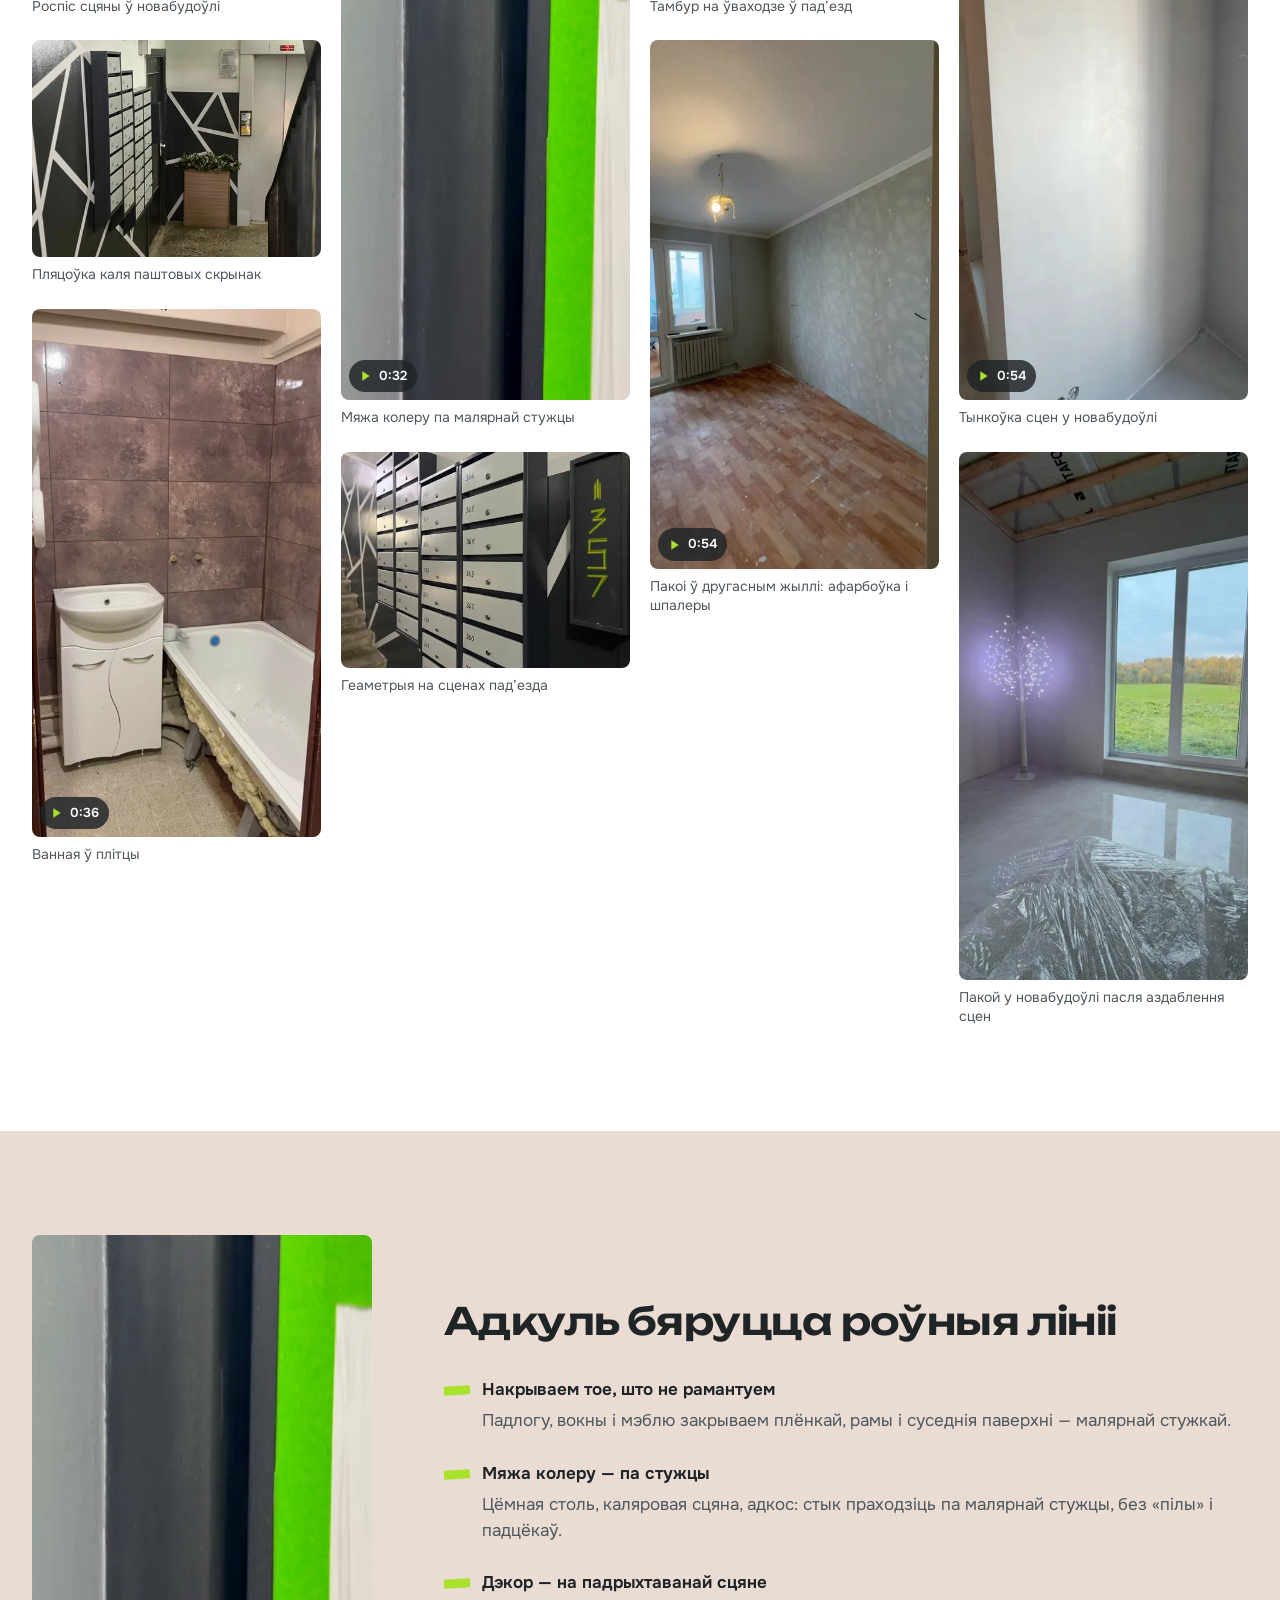
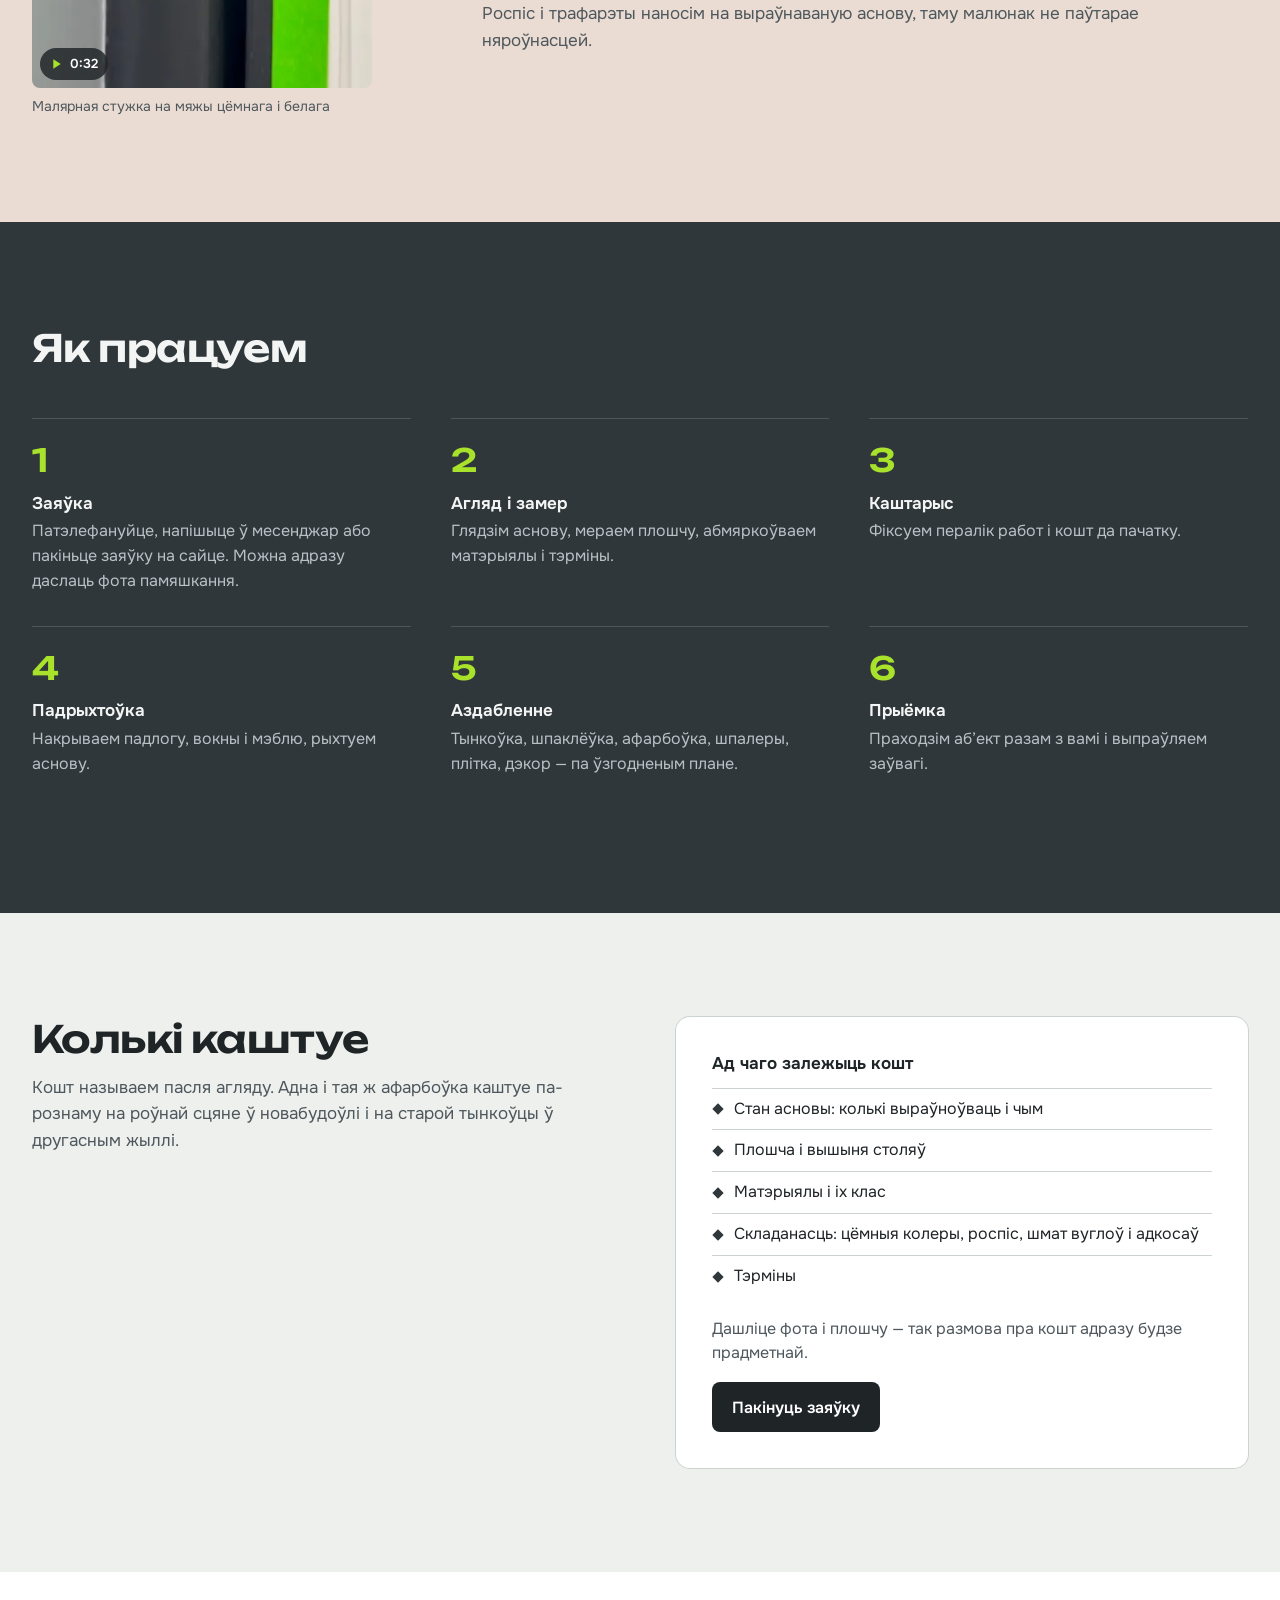
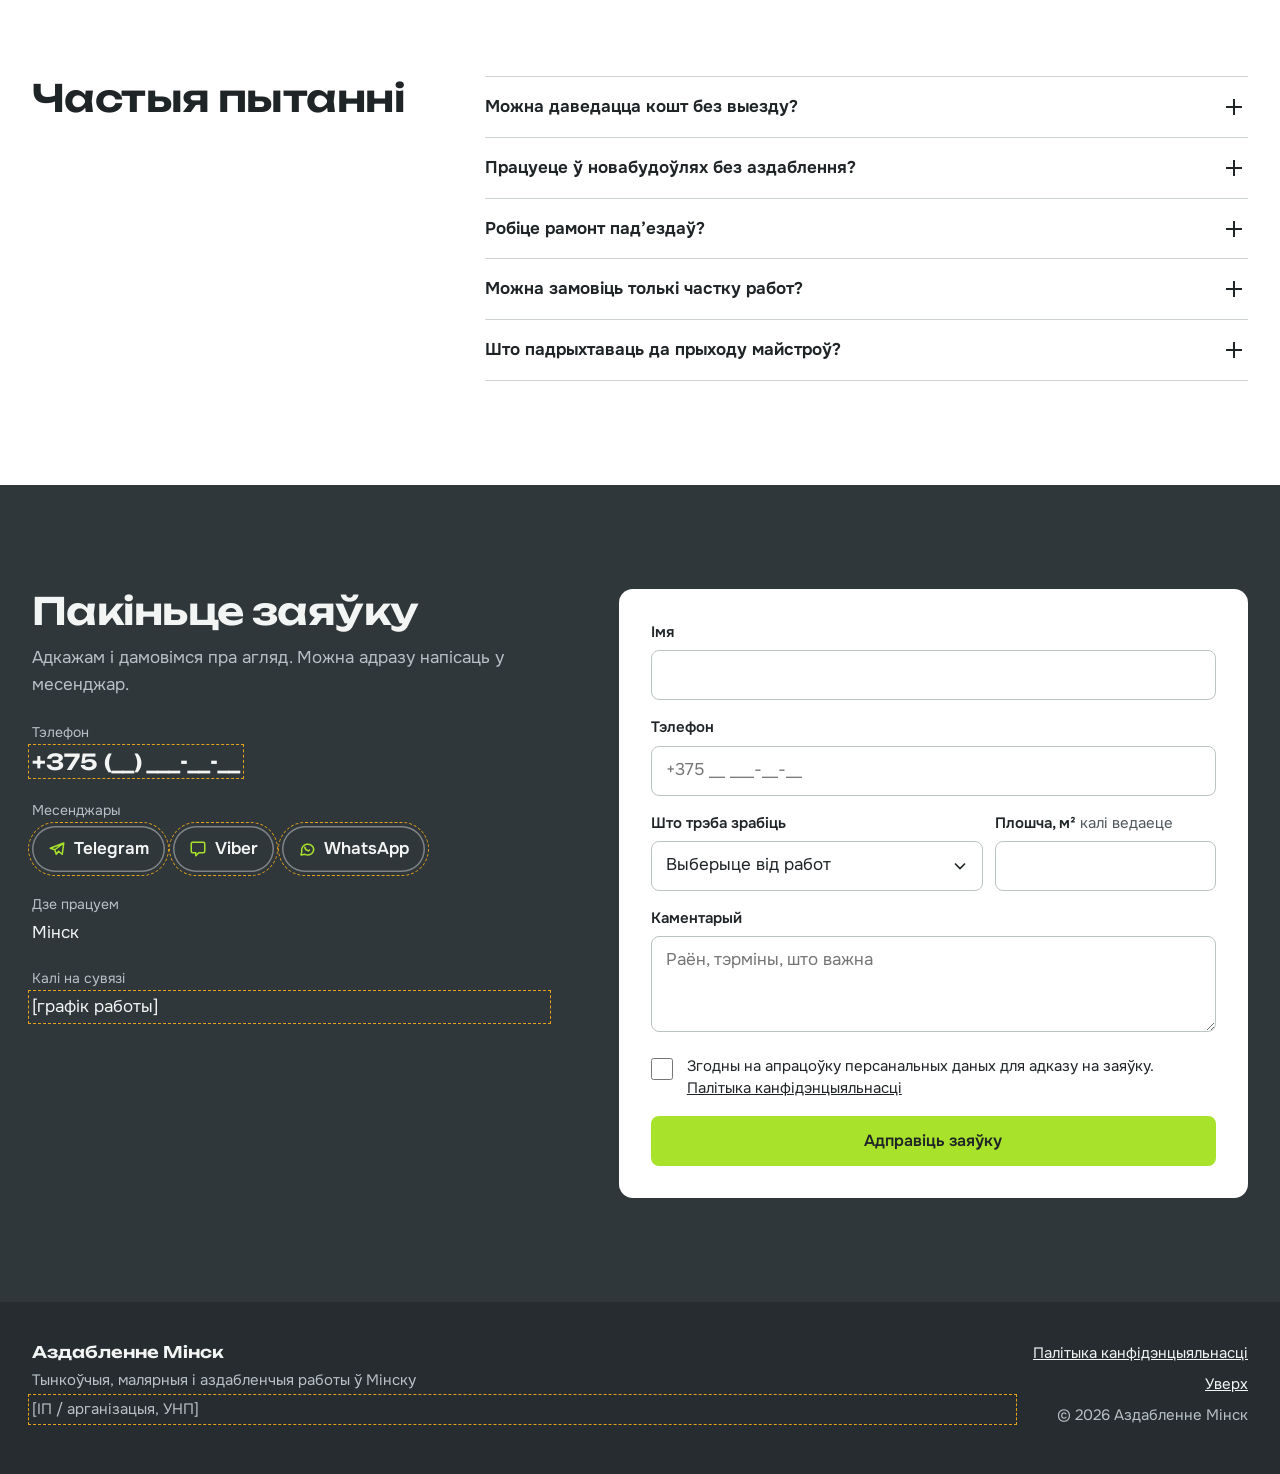
<file: be/index.html>
<!doctype html>
<html lang="be">
<head>
<meta charset="utf-8">
<meta name="viewport" content="width=device-width, initial-scale=1, viewport-fit=cover">
<title>Тынкоўка, афарбоўка і аздабленне кватэр у Мінску | Аздабленне Мінск</title>
<meta name="description" content="Тынкоўка, афарбоўка, шпалеры, плітка, адкосы і дэкаратыўнае аздабленне ў Мінску. Кватэры, новабудоўлі, пад’езды. Фота і відэа аб’ектаў, заяўка на разлік.">
<meta name="theme-color" content="#30373B">
<meta name="color-scheme" content="light">
<meta name="format-detection" content="telephone=no">
<link rel="canonical" href="https://pallsmi.github.io/otdelka-minsk/be/">
<link rel="alternate" hreflang="ru-BY" href="https://pallsmi.github.io/otdelka-minsk/">
<link rel="alternate" hreflang="be-BY" href="https://pallsmi.github.io/otdelka-minsk/be/">
<link rel="alternate" hreflang="x-default" href="https://pallsmi.github.io/otdelka-minsk/">
<meta property="og:type" content="website">
<meta property="og:locale" content="be_BY">
<meta property="og:site_name" content="Аздабленне Мінск">
<meta property="og:title" content="Тынкоўка, афарбоўка і аздабленне кватэр у Мінску">
<meta property="og:description" content="Тынкоўка, афарбоўка, шпалеры, плітка, адкосы і дэкаратыўнае аздабленне ў Мінску. Кватэры, новабудоўлі, пад’езды. Фота і відэа аб’ектаў, заяўка на разлік.">
<meta property="og:image" content="https://pallsmi.github.io/otdelka-minsk/assets/img/og.jpg">
<meta property="og:image:width" content="1200">
<meta property="og:image:height" content="630">
<meta property="og:image:alt" content="Пад’езд пасля рамонту: графітавыя сцены з белымі лініямі"><meta property="og:url" content="https://pallsmi.github.io/otdelka-minsk/be/">
<meta name="twitter:card" content="summary_large_image">
<link rel="icon" href="../assets/favicon.svg" type="image/svg+xml">
<link rel="icon" href="../assets/favicon-32.png" sizes="32x32" type="image/png">
<link rel="apple-touch-icon" href="../assets/apple-touch-icon.png">
<link rel="preload" href="../assets/fonts/unbounded-600.woff2" as="font" type="font/woff2" crossorigin>
<link rel="preload" href="../assets/fonts/onest-var.woff2" as="font" type="font/woff2" crossorigin>
<link rel="preload" as="image" type="image/webp" href="../assets/img/lift-geometry-800.webp" imagesrcset="../assets/img/lift-geometry-480.webp 480w, ../assets/img/lift-geometry-800.webp 800w" imagesizes="(min-width: 900px) 40vw, 86vw" fetchpriority="high">
<link rel="stylesheet" href="../css/style.css?v=0fea35a9">
<script type="application/ld+json">{"@context":"https://schema.org","@type":"HomeAndConstructionBusiness","name":"Аздабленне Мінск","description":"Тынкоўка, афарбоўка, шпалеры, плітка, адкосы і дэкаратыўнае аздабленне ў Мінску. Кватэры, новабудоўлі, пад’езды. Фота і відэа аб’ектаў, заяўка на разлік.","areaServed":{"@type":"City","name":"Мінск"},"address":{"@type":"PostalAddress","addressLocality":"Мінск","addressCountry":"BY"},"knowsLanguage":["ru","be"],"url":"https://pallsmi.github.io/otdelka-minsk/be/","image":"https://pallsmi.github.io/otdelka-minsk/assets/img/og.jpg"}</script>
<script type="application/ld+json">{"@context":"https://schema.org","@type":"FAQPage","mainEntity":[{"@type":"Question","name":"Можна даведацца кошт без выезду?","acceptedAnswer":{"@type":"Answer","text":"Прыблізна — па фота і плошчы. Дакладна — пасля агляду: стан сцен і столяў па фота бачны не заўсёды."}},{"@type":"Question","name":"Працуеце ў новабудоўлях без аздаблення?","acceptedAnswer":{"@type":"Answer","text":"Так. Прыклады — у раздзеле «Нашы аб’екты»: тынкоўка сцен, адкосы, роспіс."}},{"@type":"Question","name":"Робіце рамонт пад’ездаў?","acceptedAnswer":{"@type":"Answer","text":"Так: афарбоўка сцен і лесвічных клетак, дэкор, аздабленне холаў каля ліфта. Фота — у раздзеле «Нашы аб’екты»."}},{"@type":"Question","name":"Можна замовіць толькі частку работ?","acceptedAnswer":{"@type":"Answer","text":"Так, напрыклад толькі афарбоўку столяў або толькі адкосы. Аб’ём абмяркоўваем на аглядзе."}},{"@type":"Question","name":"Што падрыхтаваць да прыходу майстроў?","acceptedAnswer":{"@type":"Answer","text":"Вынесці рэчы, якія можна вынесці, або ссунуць мэблю да цэнтра пакоя — астатняе накрыем плёнкай."}}]}</script>
</head>
<body>
<a class="skip" href="#main">Перайсці да зместу</a>

<header class="site-header" id="top">
  <div class="wrap header-row">
    <a class="brand" href="./" aria-label="Аздабленне Мінск">
      <svg class="brand-mark" viewBox="0 0 32 32" aria-hidden="true"><rect width="32" height="32" rx="6" fill="#A8E22B"/><path d="M6 25 L14 7 L26 25 Z M14 7 L18.5 25" fill="none" stroke="#1F2427" stroke-width="2.4" stroke-linejoin="round"/></svg>
      <span>Аздабленне Мінск</span>
    </a>
    <nav class="nav" id="nav" aria-label="Меню">
      <ul>
        <li><a href="#services">Паслугі</a></li>
        <li><a href="#works">Работы</a></li>
        <li><a href="#process">Як працуем</a></li>
        <li><a href="#price">Кошт</a></li>
        <li><a href="#faq">Пытанні</a></li>
        <li><a href="#contact">Кантакты</a></li>
      </ul>
      <a class="nav-phone todo" href="#contact"><svg class="ic" viewBox="0 0 24 24" fill="none" stroke="currentColor" stroke-width="2" stroke-linecap="round" stroke-linejoin="round" aria-hidden="true" focusable="false"><path d="M5 4h3l2 5-2.5 1.5a11 11 0 0 0 6 6L15 14l5 2v3a2 2 0 0 1-2 2A16 16 0 0 1 3 6a2 2 0 0 1 2-2z"/></svg><span>+375 (__) ___-__-__</span></a>
    </nav>
    <div class="header-tools">
      <div class="lang" role="group" aria-label="Мова сайта">
        <a href="../" hreflang="ru" lang="ru">Рус</a>
        <a href="./" hreflang="be" lang="be" aria-current="true">Бел</a>
      </div>
      <a class="header-call todo" href="#contact"><svg class="ic" viewBox="0 0 24 24" fill="none" stroke="currentColor" stroke-width="2" stroke-linecap="round" stroke-linejoin="round" aria-hidden="true" focusable="false"><path d="M5 4h3l2 5-2.5 1.5a11 11 0 0 0 6 6L15 14l5 2v3a2 2 0 0 1-2 2A16 16 0 0 1 3 6a2 2 0 0 1 2-2z"/></svg><span>+375 (__) ___-__-__</span></a>
      <button class="burger" type="button" aria-expanded="false" aria-controls="nav" data-open="Меню" data-close="Закрыць меню" aria-label="Меню">
        <span></span><span></span><span></span>
      </button>
    </div>
  </div>
</header>

<main id="main">

<section class="hero" aria-labelledby="hero-title">
  <svg class="hero-lines" viewBox="0 0 100 100" preserveAspectRatio="none" aria-hidden="true">
    <line x1="52" y1="100" x2="100" y2="38" pathLength="1"/>
    <line x1="70" y1="0" x2="100" y2="58" pathLength="1"/>
    <line x1="62" y1="44" x2="100" y2="96" pathLength="1"/>
    <line x1="82" y1="0" x2="58" y2="100" pathLength="1"/>
    <line x1="0" y1="86" x2="44" y2="100" pathLength="1"/>
  </svg>
  <div class="wrap hero-grid">
    <div class="hero-copy">
      <h1 id="hero-title">Тынкоўка, афарбоўка і аздабленне ў Мінску</h1>
      <p class="hero-lead">Кватэры ў новабудоўлях і другасным жыллі, санвузлы, пад’езды. Выраўноўваем сцены, фарбуем, клеім шпалеры, кладзём плітку і робім дэкаратыўнае аздабленне: роспіс, трафарэты, геаметрыю.</p>
      <div class="hero-actions">
        <a class="btn btn-tape" href="#contact">Разлічыць кошт</a>
        <a class="btn btn-ghost todo" href="#contact"><svg class="ic" viewBox="0 0 24 24" fill="none" stroke="currentColor" stroke-width="2" stroke-linecap="round" stroke-linejoin="round" aria-hidden="true" focusable="false"><path d="M5 4h3l2 5-2.5 1.5a11 11 0 0 0 6 6L15 14l5 2v3a2 2 0 0 1-2 2A16 16 0 0 1 3 6a2 2 0 0 1 2-2z"/></svg>Патэлефанаваць</a>
      </div>
      <ul class="hero-tags"><li>Новабудоўлі</li><li>Другаснае жыллё</li><li>Санвузлы</li><li>Пад’езды</li>
      </ul>
    </div>
    <figure class="hero-photo">
      <img src="../assets/img/lift-geometry-800.webp" srcset="../assets/img/lift-geometry-480.webp 480w, ../assets/img/lift-geometry-800.webp 800w" sizes="(min-width: 900px) 40vw, 86vw"
 width="960" height="1280" alt="Хол каля ліфта пасля рамонту: графітавая афарбоўка і геаметрыя белымі лініямі" loading="eager" decoding="sync" fetchpriority="high">
      <figcaption>Хол каля ліфта пасля рамонту: графітавая афарбоўка і геаметрыя белымі лініямі</figcaption>
    </figure>
  </div>
</section>

<section class="section services" id="services" aria-labelledby="services-title">
  <div class="wrap">
    <div class="section-head">
      <h2 id="services-title">Што робім</h2>
      <p>Чарнавое і чыставое аздабленне сцен і столяў — ад тынкоўкі да дэкаратыўнага роспісу.</p>
    </div>
    <ul class="svc">
      <li>
        <img class="svc-img" src="../assets/img/plaster-464.webp" srcset="../assets/img/plaster-240.webp 240w, ../assets/img/plaster-464.webp 464w" sizes="(min-width: 900px) 128px, 96px"
 width="464" height="848" alt="" loading="lazy" decoding="async">
        <div>
          <h3>Тынкоўка і выраўноўванне сцен</h3>
          <p>Падрыхтоўка асновы, тынкоўка, вывядзенне вуглоў і плоскасцей пад афарбоўку або шпалеры.</p>
        </div>
      </li>
      <li>
        <img class="svc-img" src="../assets/img/dark-ceiling-464.webp" srcset="../assets/img/dark-ceiling-240.webp 240w, ../assets/img/dark-ceiling-464.webp 464w" sizes="(min-width: 900px) 128px, 96px"
 width="464" height="848" alt="" loading="lazy" decoding="async">
        <div>
          <h3>Шпаклёўка і афарбоўка</h3>
          <p>Сцены і столі, у тым ліку цёмныя і каляровыя. Чыстыя межы колеру па малярнай стужцы.</p>
        </div>
      </li>
      <li>
        <img class="svc-img" src="../assets/img/wallpaper-464.webp" srcset="../assets/img/wallpaper-240.webp 240w, ../assets/img/wallpaper-464.webp 464w" sizes="(min-width: 900px) 128px, 96px"
 width="464" height="848" alt="" loading="lazy" decoding="async">
        <div>
          <h3>Шпалеры</h3>
          <p>Наклейванне на падрыхтаваныя сцены, падгонка малюнка, акуратныя стыкі каля вуглоў і адкосаў.</p>
        </div>
      </li>
      <li>
        <img class="svc-img" src="../assets/img/bath-464.webp" srcset="../assets/img/bath-240.webp 240w, ../assets/img/bath-464.webp 464w" sizes="(min-width: 900px) 128px, 96px"
 width="464" height="848" alt="" loading="lazy" decoding="async">
        <div>
          <h3>Плітка ў санвузлах</h3>
          <p>Абліцоўка сцен ваннай і прыбіральні, прымыканне да ванны і каробаў.</p>
        </div>
      </li>
      <li>
        <img class="svc-img" src="../assets/img/slopes-464.webp" srcset="../assets/img/slopes-240.webp 240w, ../assets/img/slopes-464.webp 464w" sizes="(min-width: 900px) 128px, 96px"
 width="464" height="848" alt="" loading="lazy" decoding="async">
        <div>
          <h3>Адкосы вокнаў і ўваходных дзвярэй</h3>
          <p>Тынкавыя і афарбаваныя адкосы, роўныя вуглы і прымыканні да рамы.</p>
        </div>
      </li>
      <li>
        <img class="svc-img" src="../assets/img/mural-464.webp" srcset="../assets/img/mural-240.webp 240w, ../assets/img/mural-464.webp 464w" sizes="(min-width: 900px) 128px, 96px"
 width="464" height="848" alt="" loading="lazy" decoding="async">
        <div>
          <h3>Дэкаратыўнае аздабленне</h3>
          <p>Роспіс сцен, трафарэтныя ўзоры, геаметрыя з ліній, фактурная тынкоўка.</p>
        </div>
      </li>
      <li>
        <img class="svc-img" src="../assets/img/hall-geometry-800.webp" srcset="../assets/img/hall-geometry-480.webp 480w, ../assets/img/hall-geometry-800.webp 800w, ../assets/img/hall-geometry-1280.webp 1280w" sizes="(min-width: 900px) 128px, 96px"
 width="1280" height="960" alt="" loading="lazy" decoding="async">
        <div>
          <h3>Рамонт пад’ездаў</h3>
          <p>Афарбоўка сцен і лесвічных клетак, дэкор, аздабленне тамбураў і холаў каля ліфта.</p>
        </div>
      </li>
    </ul>
  </div>
</section>

<section class="section works" id="works" aria-labelledby="works-title">
  <div class="wrap">
    <div class="section-head">
      <h2 id="works-title">Нашы аб’екты</h2>
      <p>Фота і відэа з аб’ектаў у Мінску. Відэа адкрываецца па націсканні.</p>
    </div>
    <div class="filters" role="group" aria-label="Паказаць работы">
      <button type="button" data-filter="all" aria-pressed="true">Усе</button>
      <button type="button" data-filter="flat" aria-pressed="false">Кватэры</button>
      <button type="button" data-filter="bath" aria-pressed="false">Санвузлы</button>
      <button type="button" data-filter="entrance" aria-pressed="false">Пад’езды</button>
      <button type="button" data-filter="decor" aria-pressed="false">Дэкор</button>
    </div>
    <ul class="grid" id="grid">
      <li data-cats="entrance decor">
        <figure>
          <button class="tile" type="button" data-index="0">
            <span class="sr-only">Адкрыць фота: Хол каля ліфта: графіт і белыя лініі</span>
            <img src="../assets/img/lift-geometry-800.webp" srcset="../assets/img/lift-geometry-480.webp 480w, ../assets/img/lift-geometry-800.webp 800w" sizes="(min-width: 1040px) 280px, (min-width: 600px) 30vw, 46vw"
 width="960" height="1280" alt="" loading="lazy" decoding="async">
          </button>
          <figcaption>Хол каля ліфта: графіт і белыя лініі</figcaption>
        </figure>
      </li>
      <li data-cats="flat decor">
        <figure>
          <button class="tile" type="button" data-index="1">
            <span class="sr-only">Глядзець відэа: Роспіс сцяны ў новабудоўлі</span>
            <img src="../assets/img/mural-464.webp" srcset="../assets/img/mural-240.webp 240w, ../assets/img/mural-464.webp 464w" sizes="(min-width: 1040px) 280px, (min-width: 600px) 30vw, 46vw"
 width="464" height="848" alt="" loading="lazy" decoding="async">
            <span class="play" aria-hidden="true"><svg class="ic" viewBox="0 0 24 24" fill="none" stroke="currentColor" stroke-width="2" stroke-linecap="round" stroke-linejoin="round" aria-hidden="true" focusable="false"><path d="M8 5v14l11-7z" fill="currentColor" stroke="none"/></svg><span>0:21</span></span>
          </button>
          <figcaption>Роспіс сцяны ў новабудоўлі</figcaption>
        </figure>
      </li>
      <li data-cats="entrance decor">
        <figure>
          <button class="tile" type="button" data-index="2">
            <span class="sr-only">Адкрыць фота: Пляцоўка каля паштовых скрынак</span>
            <img src="../assets/img/hall-geometry-800.webp" srcset="../assets/img/hall-geometry-480.webp 480w, ../assets/img/hall-geometry-800.webp 800w, ../assets/img/hall-geometry-1280.webp 1280w" sizes="(min-width: 1040px) 280px, (min-width: 600px) 30vw, 46vw"
 width="1280" height="960" alt="" loading="lazy" decoding="async">
          </button>
          <figcaption>Пляцоўка каля паштовых скрынак</figcaption>
        </figure>
      </li>
      <li data-cats="bath">
        <figure>
          <button class="tile" type="button" data-index="3">
            <span class="sr-only">Глядзець відэа: Ванная ў плітцы</span>
            <img src="../assets/img/bath-464.webp" srcset="../assets/img/bath-240.webp 240w, ../assets/img/bath-464.webp 464w" sizes="(min-width: 1040px) 280px, (min-width: 600px) 30vw, 46vw"
 width="464" height="848" alt="" loading="lazy" decoding="async">
            <span class="play" aria-hidden="true"><svg class="ic" viewBox="0 0 24 24" fill="none" stroke="currentColor" stroke-width="2" stroke-linecap="round" stroke-linejoin="round" aria-hidden="true" focusable="false"><path d="M8 5v14l11-7z" fill="currentColor" stroke="none"/></svg><span>0:36</span></span>
          </button>
          <figcaption>Ванная ў плітцы</figcaption>
        </figure>
      </li>
      <li data-cats="entrance decor">
        <figure>
          <button class="tile" type="button" data-index="4">
            <span class="sr-only">Адкрыць фота: Трафарэт «лісце» па фактурнай тынкоўцы</span>
            <img src="../assets/img/lift-leaves-800.webp" srcset="../assets/img/lift-leaves-480.webp 480w, ../assets/img/lift-leaves-800.webp 800w, ../assets/img/lift-leaves-1280.webp 1280w" sizes="(min-width: 1040px) 280px, (min-width: 600px) 30vw, 46vw"
 width="1280" height="960" alt="" loading="lazy" decoding="async">
          </button>
          <figcaption>Трафарэт «лісце» па фактурнай тынкоўцы</figcaption>
        </figure>
      </li>
      <li data-cats="flat">
        <figure>
          <button class="tile" type="button" data-index="5">
            <span class="sr-only">Глядзець відэа: Цёмная столь і белыя сцены</span>
            <img src="../assets/img/dark-ceiling-464.webp" srcset="../assets/img/dark-ceiling-240.webp 240w, ../assets/img/dark-ceiling-464.webp 464w" sizes="(min-width: 1040px) 280px, (min-width: 600px) 30vw, 46vw"
 width="464" height="848" alt="" loading="lazy" decoding="async">
            <span class="play" aria-hidden="true"><svg class="ic" viewBox="0 0 24 24" fill="none" stroke="currentColor" stroke-width="2" stroke-linecap="round" stroke-linejoin="round" aria-hidden="true" focusable="false"><path d="M8 5v14l11-7z" fill="currentColor" stroke="none"/></svg><span>0:29</span></span>
          </button>
          <figcaption>Цёмная столь і белыя сцены</figcaption>
        </figure>
      </li>
      <li data-cats="flat decor">
        <figure>
          <button class="tile" type="button" data-index="6">
            <span class="sr-only">Глядзець відэа: Мяжа колеру па малярнай стужцы</span>
            <img src="../assets/img/tape-464.webp" srcset="../assets/img/tape-240.webp 240w, ../assets/img/tape-464.webp 464w" sizes="(min-width: 1040px) 280px, (min-width: 600px) 30vw, 46vw"
 width="464" height="848" alt="" loading="lazy" decoding="async">
            <span class="play" aria-hidden="true"><svg class="ic" viewBox="0 0 24 24" fill="none" stroke="currentColor" stroke-width="2" stroke-linecap="round" stroke-linejoin="round" aria-hidden="true" focusable="false"><path d="M8 5v14l11-7z" fill="currentColor" stroke="none"/></svg><span>0:32</span></span>
          </button>
          <figcaption>Мяжа колеру па малярнай стужцы</figcaption>
        </figure>
      </li>
      <li data-cats="entrance decor">
        <figure>
          <button class="tile" type="button" data-index="7">
            <span class="sr-only">Адкрыць фота: Геаметрыя на сценах пад’езда</span>
            <img src="../assets/img/mailboxes-800.webp" srcset="../assets/img/mailboxes-480.webp 480w, ../assets/img/mailboxes-800.webp 800w, ../assets/img/mailboxes-1280.webp 1280w" sizes="(min-width: 1040px) 280px, (min-width: 600px) 30vw, 46vw"
 width="1280" height="960" alt="" loading="lazy" decoding="async">
          </button>
          <figcaption>Геаметрыя на сценах пад’езда</figcaption>
        </figure>
      </li>
      <li data-cats="flat">
        <figure>
          <button class="tile" type="button" data-index="8">
            <span class="sr-only">Глядзець відэа: Адкосы ўваходных дзвярэй і шпалеры</span>
            <img src="../assets/img/door-464.webp" srcset="../assets/img/door-240.webp 240w, ../assets/img/door-464.webp 464w" sizes="(min-width: 1040px) 280px, (min-width: 600px) 30vw, 46vw"
 width="464" height="848" alt="" loading="lazy" decoding="async">
            <span class="play" aria-hidden="true"><svg class="ic" viewBox="0 0 24 24" fill="none" stroke="currentColor" stroke-width="2" stroke-linecap="round" stroke-linejoin="round" aria-hidden="true" focusable="false"><path d="M8 5v14l11-7z" fill="currentColor" stroke="none"/></svg><span>0:22</span></span>
          </button>
          <figcaption>Адкосы ўваходных дзвярэй і шпалеры</figcaption>
        </figure>
      </li>
      <li data-cats="entrance">
        <figure>
          <button class="tile" type="button" data-index="9">
            <span class="sr-only">Адкрыць фота: Тамбур на ўваходзе ў пад’езд</span>
            <img src="../assets/img/entrance-800.webp" srcset="../assets/img/entrance-480.webp 480w, ../assets/img/entrance-800.webp 800w" sizes="(min-width: 1040px) 280px, (min-width: 600px) 30vw, 46vw"
 width="960" height="1280" alt="" loading="lazy" decoding="async">
          </button>
          <figcaption>Тамбур на ўваходзе ў пад’езд</figcaption>
        </figure>
      </li>
      <li data-cats="flat">
        <figure>
          <button class="tile" type="button" data-index="10">
            <span class="sr-only">Глядзець відэа: Пакоі ў другасным жыллі: афарбоўка і шпалеры</span>
            <img src="../assets/img/wallpaper-464.webp" srcset="../assets/img/wallpaper-240.webp 240w, ../assets/img/wallpaper-464.webp 464w" sizes="(min-width: 1040px) 280px, (min-width: 600px) 30vw, 46vw"
 width="464" height="848" alt="" loading="lazy" decoding="async">
            <span class="play" aria-hidden="true"><svg class="ic" viewBox="0 0 24 24" fill="none" stroke="currentColor" stroke-width="2" stroke-linecap="round" stroke-linejoin="round" aria-hidden="true" focusable="false"><path d="M8 5v14l11-7z" fill="currentColor" stroke="none"/></svg><span>0:54</span></span>
          </button>
          <figcaption>Пакоі ў другасным жыллі: афарбоўка і шпалеры</figcaption>
        </figure>
      </li>
      <li data-cats="bath">
        <figure>
          <button class="tile" type="button" data-index="11">
            <span class="sr-only">Глядзець відэа: Прыбіральня: плітка і афарбоўка</span>
            <img src="../assets/img/wc-464.webp" srcset="../assets/img/wc-240.webp 240w, ../assets/img/wc-464.webp 464w" sizes="(min-width: 1040px) 280px, (min-width: 600px) 30vw, 46vw"
 width="464" height="848" alt="" loading="lazy" decoding="async">
            <span class="play" aria-hidden="true"><svg class="ic" viewBox="0 0 24 24" fill="none" stroke="currentColor" stroke-width="2" stroke-linecap="round" stroke-linejoin="round" aria-hidden="true" focusable="false"><path d="M8 5v14l11-7z" fill="currentColor" stroke="none"/></svg><span>0:18</span></span>
          </button>
          <figcaption>Прыбіральня: плітка і афарбоўка</figcaption>
        </figure>
      </li>
      <li data-cats="entrance decor">
        <figure>
          <button class="tile" type="button" data-index="12">
            <span class="sr-only">Адкрыць фота: Лесвічная пляцоўка пасля афарбоўкі</span>
            <img src="../assets/img/stair-leaves-800.webp" srcset="../assets/img/stair-leaves-480.webp 480w, ../assets/img/stair-leaves-800.webp 800w, ../assets/img/stair-leaves-1280.webp 1280w" sizes="(min-width: 1040px) 280px, (min-width: 600px) 30vw, 46vw"
 width="1280" height="960" alt="" loading="lazy" decoding="async">
          </button>
          <figcaption>Лесвічная пляцоўка пасля афарбоўкі</figcaption>
        </figure>
      </li>
      <li data-cats="flat">
        <figure>
          <button class="tile" type="button" data-index="13">
            <span class="sr-only">Глядзець відэа: Тынкоўка сцен у новабудоўлі</span>
            <img src="../assets/img/plaster-464.webp" srcset="../assets/img/plaster-240.webp 240w, ../assets/img/plaster-464.webp 464w" sizes="(min-width: 1040px) 280px, (min-width: 600px) 30vw, 46vw"
 width="464" height="848" alt="" loading="lazy" decoding="async">
            <span class="play" aria-hidden="true"><svg class="ic" viewBox="0 0 24 24" fill="none" stroke="currentColor" stroke-width="2" stroke-linecap="round" stroke-linejoin="round" aria-hidden="true" focusable="false"><path d="M8 5v14l11-7z" fill="currentColor" stroke="none"/></svg><span>0:54</span></span>
          </button>
          <figcaption>Тынкоўка сцен у новабудоўлі</figcaption>
        </figure>
      </li>
      <li data-cats="flat">
        <figure>
          <button class="tile" type="button" data-index="14">
            <span class="sr-only">Адкрыць фота: Пакой у новабудоўлі пасля аздаблення сцен</span>
            <img src="../assets/img/new-room-464.webp" srcset="../assets/img/new-room-240.webp 240w, ../assets/img/new-room-464.webp 464w" sizes="(min-width: 1040px) 280px, (min-width: 600px) 30vw, 46vw"
 width="464" height="848" alt="" loading="lazy" decoding="async">
          </button>
          <figcaption>Пакой у новабудоўлі пасля аздаблення сцен</figcaption>
        </figure>
      </li>
    </ul>
  </div>
</section>

<section class="section details" aria-labelledby="details-title">
  <div class="wrap details-grid">
    <figure class="details-media">
      <button class="tile" type="button" data-index="6">
        <span class="sr-only">Глядзець відэа: Мяжа колеру па малярнай стужцы</span>
        <img src="../assets/img/tape-464.webp" srcset="../assets/img/tape-240.webp 240w, ../assets/img/tape-464.webp 464w" sizes="(min-width: 900px) 360px, 70vw"
 width="464" height="848" alt="" loading="lazy" decoding="async">
        <span class="play" aria-hidden="true"><svg class="ic" viewBox="0 0 24 24" fill="none" stroke="currentColor" stroke-width="2" stroke-linecap="round" stroke-linejoin="round" aria-hidden="true" focusable="false"><path d="M8 5v14l11-7z" fill="currentColor" stroke="none"/></svg><span>0:32</span></span>
      </button>
      <figcaption>Малярная стужка на мяжы цёмнага і белага</figcaption>
    </figure>
    <div>
      <h2 id="details-title">Адкуль бяруцца роўныя лініі</h2>
      <ul class="points">
        <li><h3>Накрываем тое, што не рамантуем</h3><p>Падлогу, вокны і мэблю закрываем плёнкай, рамы і суседнія паверхні — малярнай стужкай.</p></li>
        <li><h3>Мяжа колеру — па стужцы</h3><p>Цёмная столь, каляровая сцяна, адкос: стык праходзіць па малярнай стужцы, без «пілы» і падцёкаў.</p></li>
        <li><h3>Дэкор — на падрыхтаванай сцяне</h3><p>Роспіс і трафарэты наносім на выраўнаваную аснову, таму малюнак не паўтарае няроўнасцей.</p></li>
      </ul>
    </div>
  </div>
</section>

<section class="section process" id="process" aria-labelledby="process-title">
  <div class="wrap">
    <h2 id="process-title">Як працуем</h2>
    <ol class="steps">
      <li><h3>Заяўка</h3><p>Патэлефануйце, напішыце ў месенджар або пакіньце заяўку на сайце. Можна адразу даслаць фота памяшкання.</p></li>
      <li><h3>Агляд і замер</h3><p>Глядзім аснову, мераем плошчу, абмяркоўваем матэрыялы і тэрміны.</p></li>
      <li><h3>Каштарыс</h3><p>Фіксуем пералік работ і кошт да пачатку.</p></li>
      <li><h3>Падрыхтоўка</h3><p>Накрываем падлогу, вокны і мэблю, рыхтуем аснову.</p></li>
      <li><h3>Аздабленне</h3><p>Тынкоўка, шпаклёўка, афарбоўка, шпалеры, плітка, дэкор — па ўзгодненым плане.</p></li>
      <li><h3>Прыёмка</h3><p>Праходзім аб’ект разам з вамі і выпраўляем заўвагі.</p></li>
    </ol>
  </div>
</section>

<section class="section price" id="price" aria-labelledby="price-title">
  <div class="wrap price-grid">
    <div>
      <h2 id="price-title">Колькі каштуе</h2>
      <p class="price-text">Кошт называем пасля агляду. Адна і тая ж афарбоўка каштуе па-рознаму на роўнай сцяне ў новабудоўлі і на старой тынкоўцы ў другасным жыллі.</p>
    </div>
    <div class="price-card">
      <h3>Ад чаго залежыць кошт</h3>
      <ul class="factors"><li>Стан асновы: колькі выраўноўваць і чым</li><li>Плошча і вышыня столяў</li><li>Матэрыялы і іх клас</li><li>Складанасць: цёмныя колеры, роспіс, шмат вуглоў і адкосаў</li><li>Тэрміны</li>
      </ul>
      <p>Дашліце фота і плошчу — так размова пра кошт адразу будзе прадметнай.</p>
      <a class="btn btn-ink" href="#contact">Пакінуць заяўку</a>
    </div>
  </div>
</section>

<section class="section faq" id="faq" aria-labelledby="faq-title">
  <div class="wrap faq-wrap">
    <h2 id="faq-title">Частыя пытанні</h2>
    <div class="faq-list">
      <details>
        <summary>Можна даведацца кошт без выезду?</summary>
        <p>Прыблізна — па фота і плошчы. Дакладна — пасля агляду: стан сцен і столяў па фота бачны не заўсёды.</p>
      </details>
      <details>
        <summary>Працуеце ў новабудоўлях без аздаблення?</summary>
        <p>Так. Прыклады — у раздзеле «Нашы аб’екты»: тынкоўка сцен, адкосы, роспіс.</p>
      </details>
      <details>
        <summary>Робіце рамонт пад’ездаў?</summary>
        <p>Так: афарбоўка сцен і лесвічных клетак, дэкор, аздабленне холаў каля ліфта. Фота — у раздзеле «Нашы аб’екты».</p>
      </details>
      <details>
        <summary>Можна замовіць толькі частку работ?</summary>
        <p>Так, напрыклад толькі афарбоўку столяў або толькі адкосы. Аб’ём абмяркоўваем на аглядзе.</p>
      </details>
      <details>
        <summary>Што падрыхтаваць да прыходу майстроў?</summary>
        <p>Вынесці рэчы, якія можна вынесці, або ссунуць мэблю да цэнтра пакоя — астатняе накрыем плёнкай.</p>
      </details>
    </div>
  </div>
</section>

<section class="section contact" id="contact" aria-labelledby="contact-title">
  <div class="wrap contact-grid">
    <div class="contact-info">
      <h2 id="contact-title">Пакіньце заяўку</h2>
      <p class="contact-lead">Адкажам і дамовімся пра агляд. Можна адразу напісаць у месенджар.</p>
      <dl>
        <div>
          <dt>Тэлефон</dt>
          <dd><a class="big-phone todo" href="#contact">+375 (__) ___-__-__</a></dd>
        </div>
        <div>
          <dt>Месенджары</dt>
          <dd class="messengers">
            <a class="msg todo" href="#contact"><svg class="ic" viewBox="0 0 24 24" fill="none" stroke="currentColor" stroke-width="2" stroke-linecap="round" stroke-linejoin="round" aria-hidden="true" focusable="false"><path d="M21 4 3 11l6 2 2 6 3-4 5 4zM9 13 21 4"/></svg><span>Telegram</span></a>
            <a class="msg todo" href="#contact"><svg class="ic" viewBox="0 0 24 24" fill="none" stroke="currentColor" stroke-width="2" stroke-linecap="round" stroke-linejoin="round" aria-hidden="true" focusable="false"><path d="M5 3h14a2 2 0 0 1 2 2v10a2 2 0 0 1-2 2h-6l-4 4v-4H5a2 2 0 0 1-2-2V5a2 2 0 0 1 2-2z"/></svg><span>Viber</span></a>
            <a class="msg todo" href="#contact"><svg class="ic" viewBox="0 0 24 24" fill="none" stroke="currentColor" stroke-width="2" stroke-linecap="round" stroke-linejoin="round" aria-hidden="true" focusable="false"><path d="M21 12a8 8 0 0 1-11.6 7.1L4 20l1-4.6A8 8 0 1 1 21 12z"/><path d="M9 9.5c.5 2.5 2.5 4.5 5 5l1.2-1.2"/></svg><span>WhatsApp</span></a>
          </dd>
        </div>
        <div>
          <dt>Дзе працуем</dt>
          <dd>Мінск</dd>
        </div>
        <div>
          <dt>Калі на сувязі</dt>
          <dd class="todo">[графік работы]</dd>
        </div>
      </dl>
    </div>

    <form class="form" id="lead-form" novalidate
          data-provider="" data-endpoint=""
          data-ok="Заяўка адпраўлена. Звяжамся з вамі па ўказаным тэлефоне." data-err="Не атрымалася адправіць. Патэлефануйце або напішыце ў месенджар — кантакты побач." data-sending="Адпраўляем…"
          data-header="Заяўка з сайта" data-brand="Аздабленне Мінск">
      <div class="hp" aria-hidden="true">
        <label>Website <input type="text" name="website" tabindex="-1" autocomplete="off"></label>
      </div>
      <div class="field">
        <label for="f-name">Імя</label>
        <input id="f-name" name="name" type="text" autocomplete="name" required maxlength="80" aria-describedby="f-name-err">
        <p class="err" id="f-name-err" data-msg="Пакажыце імя"></p>
      </div>
      <div class="field">
        <label for="f-phone">Тэлефон</label>
        <input id="f-phone" name="phone" type="tel" inputmode="tel" autocomplete="tel" placeholder="+375 __ ___-__-__" required aria-describedby="f-phone-err">
        <p class="err" id="f-phone-err" data-msg="Пакажыце нумар цалкам: 9 лічбаў пасля +375"></p>
      </div>
      <div class="field-row">
        <div class="field">
          <label for="f-work">Што трэба зрабіць</label>
          <select id="f-work" name="work">
            <option value="">Выберыце від работ</option><option>Тынкоўка, выраўноўванне</option><option>Афарбоўка</option><option>Шпалеры</option><option>Плітка</option><option>Адкосы</option><option>Дэкор</option><option>Пад’езд</option><option>Некалькі відаў работ</option>
          </select>
        </div>
        <div class="field field-area">
          <label for="f-area">Плошча, м² <span class="hint">калі ведаеце</span></label>
          <input id="f-area" name="area" type="text" inputmode="decimal" autocomplete="off" maxlength="8" aria-describedby="f-area-err">
          <p class="err" id="f-area-err" data-msg="Пакажыце лік, напрыклад 45 або 45,5"></p>
        </div>
      </div>
      <div class="field">
        <label for="f-msg">Каментарый</label>
        <textarea id="f-msg" name="message" rows="3" maxlength="1500" placeholder="Раён, тэрміны, што важна"></textarea>
      </div>
      <div class="field check">
        <input id="f-consent" name="consent" type="checkbox" required aria-describedby="f-consent-err">
        <label for="f-consent">Згодны на апрацоўку персанальных даных для адказу на заяўку. <a href="privacy.html" target="_blank" rel="noopener">Палітыка канфідэнцыяльнасці</a></label>
        <p class="err" id="f-consent-err" data-msg="Патрэбна згода на апрацоўку даных"></p>
      </div>
      <button class="btn btn-tape btn-wide" type="submit">Адправіць заяўку</button>
      <p class="form-status" role="status" aria-live="polite"></p>
    </form>
  </div>
</section>

</main>

<footer class="site-footer">
  <div class="wrap footer-row">
    <div>
      <p class="footer-brand">Аздабленне Мінск</p>
      <p>Тынкоўчыя, малярныя і аздабленчыя работы ў Мінску</p>
      <p class="todo">[ІП / арганізацыя, УНП]</p>
    </div>
    <div class="footer-links">
      <a href="privacy.html">Палітыка канфідэнцыяльнасці</a>
      <a href="#top">Уверх</a>
      <p>© <span data-year>2026</span> Аздабленне Мінск</p>
    </div>
  </div>
</footer>

<nav class="bar" aria-label="Кантакты">
  <a class="todo" href="#contact"><svg class="ic" viewBox="0 0 24 24" fill="none" stroke="currentColor" stroke-width="2" stroke-linecap="round" stroke-linejoin="round" aria-hidden="true" focusable="false"><path d="M5 4h3l2 5-2.5 1.5a11 11 0 0 0 6 6L15 14l5 2v3a2 2 0 0 1-2 2A16 16 0 0 1 3 6a2 2 0 0 1 2-2z"/></svg><span>Званок</span></a>
  <a class="todo" href="#contact"><svg class="ic" viewBox="0 0 24 24" fill="none" stroke="currentColor" stroke-width="2" stroke-linecap="round" stroke-linejoin="round" aria-hidden="true" focusable="false"><path d="M21 12a8 8 0 0 1-11.6 7.1L4 20l1-4.6A8 8 0 1 1 21 12z"/></svg><span>Напісаць</span></a>
  <a class="bar-cta" href="#contact"><svg class="ic" viewBox="0 0 24 24" fill="none" stroke="currentColor" stroke-width="2" stroke-linecap="round" stroke-linejoin="round" aria-hidden="true" focusable="false"><path d="M6 3h12v18H6zM9 8h6M9 12h6M9 16h4"/></svg><span>Заяўка</span></a>
</nav>

<dialog class="lightbox" id="lightbox" aria-labelledby="lb-caption">
  <div class="lb-stage"></div>
  <p class="lb-caption" id="lb-caption"></p>
  <button class="lb-btn lb-close" type="button" aria-label="Закрыць"><svg class="ic" viewBox="0 0 24 24" fill="none" stroke="currentColor" stroke-width="2" stroke-linecap="round" stroke-linejoin="round" aria-hidden="true" focusable="false"><path d="M6 6l12 12M18 6L6 18"/></svg></button>
  <button class="lb-btn lb-prev" type="button" aria-label="Папярэдняя работа"><svg class="ic" viewBox="0 0 24 24" fill="none" stroke="currentColor" stroke-width="2" stroke-linecap="round" stroke-linejoin="round" aria-hidden="true" focusable="false"><path d="M15 5l-7 7 7 7"/></svg></button>
  <button class="lb-btn lb-next" type="button" aria-label="Наступная работа"><svg class="ic" viewBox="0 0 24 24" fill="none" stroke="currentColor" stroke-width="2" stroke-linecap="round" stroke-linejoin="round" aria-hidden="true" focusable="false"><path d="M9 5l7 7-7 7"/></svg></button>
</dialog>

<dialog class="sheet" id="offline" aria-labelledby="offline-title">
  <div class="sheet-body">
    <h2 id="offline-title">Тэкст заяўкі гатовы</h2>
    <p>Адпраўка праз сайт пакуль не падключана. Скапіруйце тэкст і дашліце ў месенджар — або патэлефануйце.</p>
    <textarea id="offline-text" rows="7" readonly></textarea>
    <div class="sheet-actions">
      <button class="btn btn-ink" type="button" id="offline-copy" data-done="Скапіравана">Скапіраваць тэкст</button>
    </div>
    <button class="lb-btn sheet-close" type="button" aria-label="Закрыць"><svg class="ic" viewBox="0 0 24 24" fill="none" stroke="currentColor" stroke-width="2" stroke-linecap="round" stroke-linejoin="round" aria-hidden="true" focusable="false"><path d="M6 6l12 12M18 6L6 18"/></svg></button>
  </div>
</dialog>

<script type="application/json" id="gallery-data">[{"kind":"photo","caption":"Хол каля ліфта: графіт і белыя лініі","w":960,"h":1280,"src":"../assets/img/lift-geometry-800.webp"},{"kind":"video","caption":"Роспіс сцяны ў новабудоўлі","w":464,"h":848,"src":"../assets/img/mural-464.webp","video":"../assets/video/mural.mp4"},{"kind":"photo","caption":"Пляцоўка каля паштовых скрынак","w":1280,"h":960,"src":"../assets/img/hall-geometry-1280.webp"},{"kind":"video","caption":"Ванная ў плітцы","w":464,"h":848,"src":"../assets/img/bath-464.webp","video":"../assets/video/bath.mp4"},{"kind":"photo","caption":"Трафарэт «лісце» па фактурнай тынкоўцы","w":1280,"h":960,"src":"../assets/img/lift-leaves-1280.webp"},{"kind":"video","caption":"Цёмная столь і белыя сцены","w":464,"h":848,"src":"../assets/img/dark-ceiling-464.webp","video":"../assets/video/dark-ceiling.mp4"},{"kind":"video","caption":"Мяжа колеру па малярнай стужцы","w":464,"h":848,"src":"../assets/img/tape-464.webp","video":"../assets/video/tape.mp4"},{"kind":"photo","caption":"Геаметрыя на сценах пад’езда","w":1280,"h":960,"src":"../assets/img/mailboxes-1280.webp"},{"kind":"video","caption":"Адкосы ўваходных дзвярэй і шпалеры","w":464,"h":848,"src":"../assets/img/door-464.webp","video":"../assets/video/door.mp4"},{"kind":"photo","caption":"Тамбур на ўваходзе ў пад’езд","w":960,"h":1280,"src":"../assets/img/entrance-800.webp"},{"kind":"video","caption":"Пакоі ў другасным жыллі: афарбоўка і шпалеры","w":464,"h":848,"src":"../assets/img/wallpaper-464.webp","video":"../assets/video/rooms.mp4"},{"kind":"video","caption":"Прыбіральня: плітка і афарбоўка","w":464,"h":848,"src":"../assets/img/wc-464.webp","video":"../assets/video/wc.mp4"},{"kind":"photo","caption":"Лесвічная пляцоўка пасля афарбоўкі","w":1280,"h":960,"src":"../assets/img/stair-leaves-1280.webp"},{"kind":"video","caption":"Тынкоўка сцен у новабудоўлі","w":464,"h":848,"src":"../assets/img/plaster-464.webp","video":"../assets/video/plaster.mp4"},{"kind":"photo","caption":"Пакой у новабудоўлі пасля аздаблення сцен","w":464,"h":848,"src":"../assets/img/new-room-464.webp"}]</script>
<script src="../js/main.js?v=0fea35a9" defer></script>
</body>
</html>
</file>
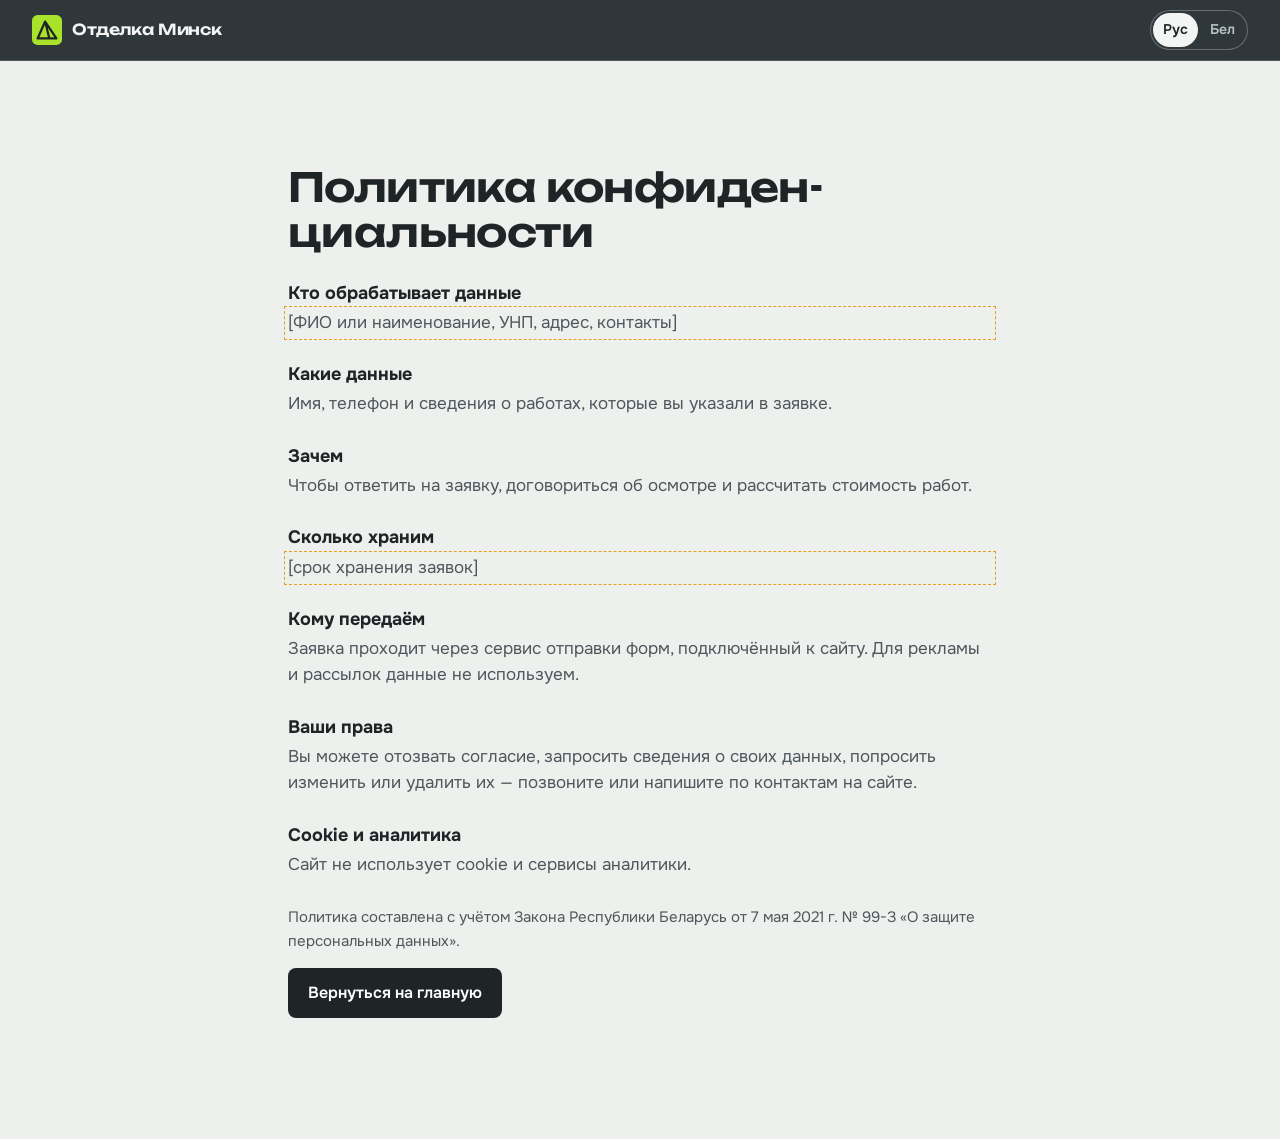
<file: privacy.html>
<!doctype html>
<html lang="ru">
<head>
<meta charset="utf-8">
<meta name="viewport" content="width=device-width, initial-scale=1, viewport-fit=cover">
<title>Политика конфиденциальности | Отделка Минск</title>
<meta name="robots" content="noindex, follow">
<meta name="theme-color" content="#30373B">
<meta name="color-scheme" content="light">
<link rel="icon" href="assets/favicon.svg" type="image/svg+xml">
<link rel="stylesheet" href="css/style.css?v=0fea35a9">
</head>
<body class="page-plain">
<header class="site-header">
  <div class="wrap header-row">
    <a class="brand" href="./">
      <svg class="brand-mark" viewBox="0 0 32 32" aria-hidden="true"><rect width="32" height="32" rx="6" fill="#A8E22B"/><path d="M6 25 L14 7 L26 25 Z M14 7 L18.5 25" fill="none" stroke="#1F2427" stroke-width="2.4" stroke-linejoin="round"/></svg>
      <span>Отделка Минск</span>
    </a>
    <div class="header-tools">
      <div class="lang" role="group" aria-label="Язык сайта">
        <a href="privacy.html" hreflang="ru" lang="ru" aria-current="true">Рус</a>
        <a href="be/privacy.html" hreflang="be" lang="be">Бел</a>
      </div>
    </div>
  </div>
</header>
<main class="section">
  <div class="wrap prose">
    <h1>Политика конфиден­циальности</h1>
    <h2>Кто обрабатывает данные</h2>
    <p class="todo">[ФИО или наименование, УНП, адрес, контакты]</p>
    <h2>Какие данные</h2>
    <p>Имя, телефон и сведения о работах, которые вы указали в заявке.</p>
    <h2>Зачем</h2>
    <p>Чтобы ответить на заявку, договориться об осмотре и рассчитать стоимость работ.</p>
    <h2>Сколько храним</h2>
    <p class="todo">[срок хранения заявок]</p>
    <h2>Кому передаём</h2>
    <p>Заявка проходит через сервис отправки форм, подключённый к сайту. Для рекламы и рассылок данные не используем.</p>
    <h2>Ваши права</h2>
    <p>Вы можете отозвать согласие, запросить сведения о своих данных, попросить изменить или удалить их — позвоните или напишите по контактам на сайте.</p>
    <h2>Cookie и аналитика</h2>
    <p>Сайт не использует cookie и сервисы аналитики.</p>
    <p class="muted">Политика составлена с учётом Закона Республики Беларусь от 7 мая 2021 г. № 99-З «О защите персональных данных».</p>
    <p><a class="btn btn-ink" href="./">Вернуться на главную</a></p>
  </div>
</main>
</body>
</html>
</file>
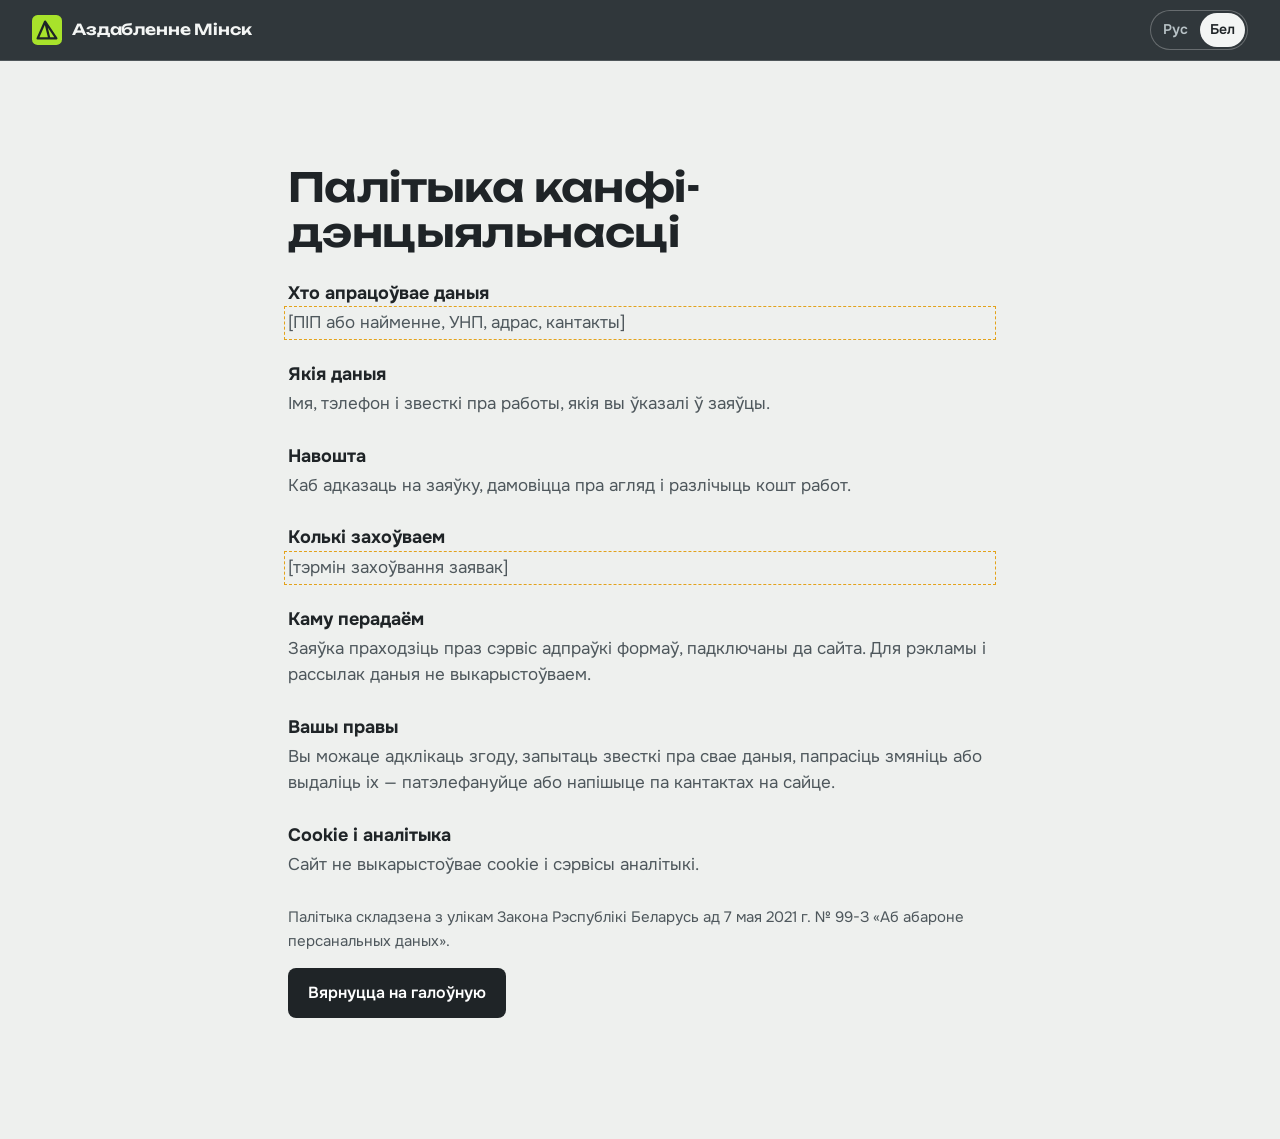
<file: be/privacy.html>
<!doctype html>
<html lang="be">
<head>
<meta charset="utf-8">
<meta name="viewport" content="width=device-width, initial-scale=1, viewport-fit=cover">
<title>Палітыка канфідэнцыяльнасці | Аздабленне Мінск</title>
<meta name="robots" content="noindex, follow">
<meta name="theme-color" content="#30373B">
<meta name="color-scheme" content="light">
<link rel="icon" href="../assets/favicon.svg" type="image/svg+xml">
<link rel="stylesheet" href="../css/style.css?v=0fea35a9">
</head>
<body class="page-plain">
<header class="site-header">
  <div class="wrap header-row">
    <a class="brand" href="./">
      <svg class="brand-mark" viewBox="0 0 32 32" aria-hidden="true"><rect width="32" height="32" rx="6" fill="#A8E22B"/><path d="M6 25 L14 7 L26 25 Z M14 7 L18.5 25" fill="none" stroke="#1F2427" stroke-width="2.4" stroke-linejoin="round"/></svg>
      <span>Аздабленне Мінск</span>
    </a>
    <div class="header-tools">
      <div class="lang" role="group" aria-label="Мова сайта">
        <a href="../privacy.html" hreflang="ru" lang="ru">Рус</a>
        <a href="privacy.html" hreflang="be" lang="be" aria-current="true">Бел</a>
      </div>
    </div>
  </div>
</header>
<main class="section">
  <div class="wrap prose">
    <h1>Палітыка канфі­дэнцыяльнасці</h1>
    <h2>Хто апрацоўвае даныя</h2>
    <p class="todo">[ПІП або найменне, УНП, адрас, кантакты]</p>
    <h2>Якія даныя</h2>
    <p>Імя, тэлефон і звесткі пра работы, якія вы ўказалі ў заяўцы.</p>
    <h2>Навошта</h2>
    <p>Каб адказаць на заяўку, дамовіцца пра агляд і разлічыць кошт работ.</p>
    <h2>Колькі захоўваем</h2>
    <p class="todo">[тэрмін захоўвання заявак]</p>
    <h2>Каму перадаём</h2>
    <p>Заяўка праходзіць праз сэрвіс адпраўкі формаў, падключаны да сайта. Для рэкламы і рассылак даныя не выкарыстоўваем.</p>
    <h2>Вашы правы</h2>
    <p>Вы можаце адклікаць згоду, запытаць звесткі пра свае даныя, папрасіць змяніць або выдаліць іх — патэлефануйце або напішыце па кантактах на сайце.</p>
    <h2>Cookie і аналітыка</h2>
    <p>Сайт не выкарыстоўвае cookie і сэрвісы аналітыкі.</p>
    <p class="muted">Палітыка складзена з улікам Закона Рэспублікі Беларусь ад 7 мая 2021 г. № 99-З «Аб абароне персанальных даных».</p>
    <p><a class="btn btn-ink" href="./">Вярнуцца на галоўную</a></p>
  </div>
</main>
</body>
</html>
</file>
<file: css/style.css>
/* ==========================================================
   Отделка Минск — стили. Mobile-first.
   Палитра взята из материалов объектов: графитовая краска,
   белые линии, розоватая гипсовая штукатурка новостроек
   и малярная лента лаймового цвета.
   ========================================================== */

/* Шрифты: по одному файлу на семейство, только нужные символы
   (латиница, кириллица с белорусскими ў і, знаки препинания). Лицензия SIL OFL 1.1. */
@font-face {
  font-family: "Unbounded";
  src: url("../assets/fonts/unbounded-600.woff2") format("woff2");
  font-weight: 600; font-style: normal; font-display: swap;
}
@font-face {
  font-family: "Onest";
  src: url("../assets/fonts/onest-var.woff2") format("woff2");
  font-weight: 400 700; font-style: normal; font-display: swap;
}

:root {
  --wall: #EEF0EE;        /* фон страницы — свежая шпатлёвка */
  --paper: #FFFFFF;
  --ink: #1F2427;         /* основной текст */
  --ink-2: #4E575C;       /* второстепенный текст */
  --graphite: #30373B;    /* графитовая краска с объектов */
  --graphite-2: #262C2F;
  --plaster: #EADCD3;     /* гипсовая штукатурка */
  --tape: #A8E22B;        /* малярная лента */
  --tape-hover: #BCEE52;
  --rule: #CDD3D1;
  --on-dark: #F3F5F4;
  --on-dark-2: #B8C2C6;
  --line-dark: rgba(243, 245, 244, .16);
  --danger: #B3261E;
  --ok: #2F6A12;
  --todo: #E3A21A;
  --focus: var(--ink);

  --f-display: "Unbounded", "Segoe UI", system-ui, sans-serif;
  --f-text: "Onest", system-ui, -apple-system, "Segoe UI", Roboto, sans-serif;

  --header-h: 60px;
  --bar-h: 62px;
  --radius: 10px;
  --gutter: 16px;
  color-scheme: light;
}

*, *::before, *::after { box-sizing: border-box; }

html {
  -webkit-text-size-adjust: 100%;
  text-size-adjust: 100%;
}
@media (prefers-reduced-motion: no-preference) {
  html { scroll-behavior: smooth; }
}

body {
  margin: 0;
  background: var(--wall);
  color: var(--ink);
  font: 400 1.0625rem/1.55 var(--f-text);
  overflow-x: hidden;
}

body::before {
  content: ""; position: fixed; inset: 0 0 auto; z-index: 60;
  height: env(safe-area-inset-top, 0px); background: var(--graphite);
}

img, video, svg { display: block; max-width: 100%; }
img { height: auto; }
a { color: inherit; }
p { margin: 0 0 1em; }
ul, ol { margin: 0; padding: 0; list-style: none; }
h1, h2, h3 { margin: 0; }
button { font: inherit; color: inherit; }

h1, h2 {
  font-family: var(--f-display);
  font-weight: 600;
  letter-spacing: -0.015em;
  text-wrap: balance;
  overflow-wrap: break-word;
}
h3 { overflow-wrap: break-word; }
h1 { font-size: clamp(1.75rem, 1.15rem + 3.1vw, 3.5rem); line-height: 1.12; }
h2 { font-size: clamp(1.45rem, 1.1rem + 1.7vw, 2.35rem); line-height: 1.18; }
h3 { font-size: 1.0625rem; font-weight: 650; line-height: 1.35; }

:focus-visible {
  outline: 3px solid var(--focus);
  outline-offset: 3px;
  border-radius: 4px;
}

.wrap { width: min(100% - 2 * var(--gutter), 76rem); margin-inline: auto; }

.skip {
  position: absolute; left: 12px; top: -100px; z-index: 100;
  background: var(--tape); color: var(--ink); padding: 10px 14px; border-radius: 8px;
  font-weight: 600; text-decoration: none;
}
.skip:focus { top: 12px; }

.sr-only {
  position: absolute; width: 1px; height: 1px; padding: 0; margin: -1px;
  overflow: hidden; clip: rect(0 0 0 0); white-space: nowrap; border: 0;
}

/* Заглушки для данных, которых пока нет */
.todo { outline: 1.5px dashed var(--todo); outline-offset: 3px; }

/* ---------- Кнопки ---------- */
.btn {
  display: inline-flex; align-items: center; justify-content: center; gap: 8px;
  min-height: 50px; padding: 0 20px;
  border: 0; border-radius: 8px;
  font: 600 1rem/1.2 var(--f-text);
  text-decoration: none; text-align: center;
  cursor: pointer;
  transition: background-color .15s ease, box-shadow .15s ease;
}
.btn .ic { width: 20px; height: 20px; flex: none; }
.btn-tape { background: var(--tape); color: var(--ink); }
.btn-tape:hover { background: var(--tape-hover); }
.btn-ghost { background: transparent; color: var(--on-dark); box-shadow: inset 0 0 0 1.5px rgba(243,245,244,.55); }
.btn-ghost:hover { background: rgba(243,245,244,.08); }
.btn-ink { background: var(--ink); color: #fff; }
.btn-ink:hover { background: #3A4246; }
.btn-line { background: transparent; color: var(--ink); box-shadow: inset 0 0 0 1.5px var(--ink); }
.btn-line:hover { background: rgba(31,36,39,.06); }
.btn-wide { width: 100%; }

/* ---------- Шапка ---------- */
.site-header {
  --focus: var(--tape);
  position: sticky; top: env(safe-area-inset-top, 0px); z-index: 50;
  background: var(--graphite); color: var(--on-dark);
  border-bottom: 1px solid var(--line-dark);
}
.header-row { display: flex; align-items: center; justify-content: space-between; gap: 12px; height: var(--header-h); }
.brand {
  display: inline-flex; align-items: center; gap: 10px; min-width: 0;
  font: 600 .95rem/1.1 var(--f-display); letter-spacing: -0.01em;
  text-decoration: none; color: var(--on-dark);
}
.brand span {
  display: -webkit-box; -webkit-line-clamp: 2; -webkit-box-orient: vertical; overflow: hidden;
  line-height: 1.12;
}
.brand-mark { width: 30px; height: 30px; flex: none; }

.header-tools { display: flex; align-items: center; gap: 8px; }

.lang {
  display: inline-flex; padding: 3px; gap: 2px;
  border-radius: 999px; box-shadow: inset 0 0 0 1px rgba(243,245,244,.28);
}
.lang a {
  display: inline-flex; align-items: center; justify-content: center;
  min-width: 44px; min-height: 34px; padding: 0 10px; border-radius: 999px;
  font-size: .875rem; font-weight: 600; text-decoration: none; color: var(--on-dark-2);
}
.lang a[aria-current="true"] { background: var(--on-dark); color: var(--ink); }
.lang a:not([aria-current="true"]):hover { color: var(--on-dark); }

/* Узкие телефоны: правила стоят после базовых, чтобы их не перекрывал каскад */
@media (max-width: 420px) {
  .brand { font-size: .8125rem; gap: 8px; }
  .brand-mark { width: 28px; height: 28px; }
  .lang a { min-width: 40px; padding: 0 8px; }
  .header-tools { gap: 4px; }
}
@media (max-width: 359px) {
  .brand { font-size: .75rem; gap: 6px; }
  .brand-mark { width: 26px; height: 26px; }
  .lang a { min-width: 36px; padding: 0 6px; font-size: .8125rem; }
  .header-tools .burger { width: 40px; }
}

.header-call { display: none; }

.burger {
  display: inline-grid; place-content: center; gap: 5px;
  width: 44px; height: 44px; border: 0; background: transparent; cursor: pointer; border-radius: 8px;
}
.burger span { display: block; width: 22px; height: 2px; background: var(--on-dark); border-radius: 2px; transition: transform .2s ease, opacity .2s ease; }
.burger[aria-expanded="true"] span:nth-child(1) { transform: translateY(7px) rotate(45deg); }
.burger[aria-expanded="true"] span:nth-child(2) { opacity: 0; }
.burger[aria-expanded="true"] span:nth-child(3) { transform: translateY(-7px) rotate(-45deg); }

.nav {
  display: none;
  position: fixed; left: 0; right: 0; top: calc(var(--header-h) + env(safe-area-inset-top, 0px));
  max-height: calc(100dvh - var(--header-h) - env(safe-area-inset-top, 0px));
  overflow-y: auto;
  background: var(--graphite);
  padding: 8px var(--gutter) 24px;
  border-bottom: 1px solid var(--line-dark);
}
.nav.open { display: block; }
@media (max-width: 1119px) { html.menu-open { overflow: hidden; } }
.nav ul { display: grid; }
.nav li + li { border-top: 1px solid var(--line-dark); }
.nav ul a {
  display: flex; align-items: center; min-height: 54px;
  font: 600 1.125rem/1.2 var(--f-text); text-decoration: none; color: var(--on-dark);
}
.nav-phone {
  display: inline-flex; align-items: center; gap: 10px; margin-top: 16px;
  font: 600 1.25rem/1.2 var(--f-display); text-decoration: none; color: var(--on-dark);
}
.nav-phone .ic { width: 22px; height: 22px; color: var(--tape); }

@media (min-width: 1120px) {
  .brand span { white-space: nowrap; -webkit-line-clamp: 1; }
  .burger { display: none; }
  .nav {
    display: block; position: static; padding: 0; background: none; border: 0; max-height: none; overflow: visible;
  }
  .nav ul { display: flex; gap: 4px; }
  .nav li + li { border: 0; }
  .nav ul a {
    min-height: 40px; padding: 0 10px; border-radius: 6px; white-space: nowrap;
    font-size: .9375rem; font-weight: 500; color: var(--on-dark-2);
  }
  .nav ul a:hover { color: var(--on-dark); background: rgba(243,245,244,.06); }
  .nav-phone { display: none; }
  .header-call {
    display: inline-flex; align-items: center; gap: 8px; padding: 0 4px 0 10px; min-height: 40px;
    font-weight: 600; text-decoration: none; color: var(--on-dark); white-space: nowrap;
  }
  .header-call .ic { width: 18px; height: 18px; color: var(--tape); }
}

section[id] { scroll-margin-top: calc(var(--header-h) + 8px); }

/* ---------- Первый экран ---------- */
.hero {
  --focus: var(--tape);
  position: relative; overflow: hidden;
  background: var(--graphite); color: var(--on-dark);
  padding: 32px 0 40px;
}
.hero-lines {
  position: absolute; inset: 0; width: 100%; height: 100%;
  pointer-events: none;
}
.hero-lines line {
  stroke: rgba(243,245,244,.24); stroke-width: 1.5; vector-effect: non-scaling-stroke;
  stroke-dasharray: 1; stroke-dashoffset: 0;
}
@media (prefers-reduced-motion: no-preference) {
  .hero-lines line { stroke-dashoffset: 1; animation: lay-tape 1.5s cubic-bezier(.6, 0, .2, 1) forwards; }
  .hero-lines line:nth-child(2) { animation-delay: .15s; }
  .hero-lines line:nth-child(3) { animation-delay: .3s; }
  .hero-lines line:nth-child(4) { animation-delay: .45s; }
  .hero-lines line:nth-child(5) { animation-delay: .6s; }
}
@keyframes lay-tape { to { stroke-dashoffset: 0; } }

.hero-grid { position: relative; display: grid; gap: 32px; }
.hero h1 { max-width: 15ch; }
.hero-lead { margin: 16px 0 24px; max-width: 36rem; color: var(--on-dark-2); }
.hero-actions { display: flex; flex-wrap: wrap; gap: 10px; }
.hero-actions .btn-tape { flex: 1 1 13rem; }
.hero-actions .btn-ghost { flex: 1 1 9rem; }
.hero-tags { display: flex; flex-wrap: wrap; gap: 8px; margin-top: 24px; }
.hero-tags li {
  padding: 5px 12px; border-radius: 999px;
  box-shadow: inset 0 0 0 1px rgba(243,245,244,.3);
  font-size: .875rem; color: var(--on-dark-2);
}
.hero-photo { margin: 0; }
.hero-photo img {
  width: 100%; aspect-ratio: 4 / 5; object-fit: cover; object-position: 50% 60%;
  border-radius: var(--radius);
}
@media (min-width: 600px) and (max-width: 899px) {
  .hero-photo img { aspect-ratio: 16 / 11; object-position: 50% 38%; }
}
.hero-photo figcaption { margin-top: 10px; font-size: .8125rem; line-height: 1.4; color: var(--on-dark-2); }

@media (min-width: 900px) {
  .hero { padding: 72px 0 88px; }
  .hero-grid { grid-template-columns: minmax(0, 1.2fr) minmax(0, .8fr); align-items: center; gap: 56px; }
  .hero-lead { font-size: 1.125rem; margin: 20px 0 32px; }
  .hero-actions .btn-tape, .hero-actions .btn-ghost { flex: 0 0 auto; }
  .hero-photo img { aspect-ratio: 3 / 4; max-height: 74vh; }
}

/* ---------- Общие секции ---------- */
.section { padding: 64px 0; }
@media (min-width: 900px) { .section { padding: 104px 0; } }
.section-head { max-width: 42rem; margin-bottom: 28px; }
.section-head h2 { margin-bottom: 12px; }
.section-head p { color: var(--ink-2); margin: 0; }
@media (min-width: 900px) { .section-head { margin-bottom: 44px; } }

/* ---------- Услуги ---------- */
.svc li {
  display: grid; grid-template-columns: 88px minmax(0, 1fr); gap: 16px; align-items: start;
  padding: 18px 0; border-top: 1px solid var(--rule);
}
.svc-img { width: 88px; height: 88px; object-fit: cover; border-radius: 8px; background: var(--plaster); }
.svc h3 { margin: 2px 0 6px; }
.svc p { margin: 0; color: var(--ink-2); font-size: 1rem; line-height: 1.5; }
@media (min-width: 900px) {
  .svc { display: grid; grid-template-columns: 1fr 1fr; column-gap: 56px; }
  .svc li { grid-template-columns: 120px minmax(0, 1fr); gap: 20px; padding: 24px 0; }
  .svc-img { width: 120px; height: 120px; }
  .svc h3 { font-size: 1.125rem; }
}

/* ---------- Работы ---------- */
.works { background: var(--paper); }
.filters {
  display: flex; gap: 8px; overflow-x: auto; scrollbar-width: none;
  margin: 0 calc(-1 * var(--gutter)) 20px; padding: 2px var(--gutter) 4px;
}
.filters::-webkit-scrollbar { display: none; }
.filters button {
  flex: none; min-height: 44px; padding: 0 18px; border-radius: 999px;
  border: 1.5px solid var(--rule); background: transparent; cursor: pointer;
  font-weight: 600; font-size: .9375rem; color: var(--ink);
}
.filters button:hover { border-color: var(--ink); }
.filters button[aria-pressed="true"] { background: var(--ink); border-color: var(--ink); color: #fff; }
@media (min-width: 600px) { .filters { margin-inline: 0; padding-inline: 0; flex-wrap: wrap; } }

.grid { columns: 2; column-gap: 12px; }
.grid li { break-inside: avoid; margin-bottom: 18px; }
.grid li[hidden] { display: none; }
.grid figure { margin: 0; }
@media (min-width: 600px) { .grid { columns: 3; column-gap: 16px; } }
@media (min-width: 1040px) { .grid { columns: 4; column-gap: 20px; } .grid li { margin-bottom: 24px; } }

.tile {
  position: relative; display: block; width: 100%; padding: 0; border: 0; background: var(--plaster);
  border-radius: 8px; overflow: hidden; cursor: zoom-in;
}
.tile img { width: 100%; transition: transform .35s ease; }
@media (hover: hover) { .tile:hover img { transform: scale(1.03); } }
.play {
  position: absolute; left: 8px; bottom: 8px;
  display: inline-flex; align-items: center; gap: 6px;
  padding: 6px 10px 6px 8px; border-radius: 999px;
  background: rgba(31,36,39,.82); color: #fff; font-size: .8125rem; font-weight: 600;
}
.play .ic { width: 16px; height: 16px; color: var(--tape); }
.grid figcaption { margin-top: 8px; font-size: .875rem; line-height: 1.4; color: var(--ink-2); }

/* ---------- Детали ---------- */
.details { background: var(--plaster); }
.details-grid { display: grid; gap: 32px; }
.details-media { margin: 0; }
.details-media img { aspect-ratio: 4 / 3; object-fit: cover; object-position: 50% 45%; }
.details-media figcaption { margin-top: 8px; font-size: .875rem; color: var(--ink-2); }
.details h2 { margin-bottom: 8px; }
.points li { padding-top: 20px; }
.points h3 { display: flex; align-items: center; gap: 12px; margin-bottom: 6px; }
.points h3::before {
  content: ""; flex: none; width: 26px; height: 9px; background: var(--tape);
  transform: rotate(-4deg); border-radius: 1px;
}
.points p { margin: 0; color: var(--ink-2); padding-left: 38px; }
@media (min-width: 900px) {
  .details-grid { grid-template-columns: 340px minmax(0, 1fr); gap: 72px; align-items: center; }
  .details-media img { aspect-ratio: 3 / 4; }
  .points li { padding-top: 28px; }
}

/* ---------- Процесс ---------- */
.process { --focus: var(--tape); background: var(--graphite); color: var(--on-dark); }
.process h2 { margin-bottom: 28px; }
.steps { counter-reset: step; display: grid; }
.steps li {
  counter-increment: step;
  display: grid; grid-template-columns: 44px minmax(0, 1fr); column-gap: 12px; align-content: start;
  padding: 20px 0; border-top: 1px solid var(--line-dark);
}
.steps li::before {
  content: counter(step);
  grid-row: span 2;
  font: 600 1.5rem/1.1 var(--f-display); color: var(--tape);
}
.steps h3 { margin-bottom: 4px; }
.steps p { margin: 0; color: var(--on-dark-2); font-size: 1rem; }
@media (min-width: 900px) {
  .process h2 { margin-bottom: 48px; }
  .steps { grid-template-columns: repeat(3, 1fr); column-gap: 40px; }
  .steps li { grid-template-columns: 1fr; padding: 24px 0 32px; }
  .steps li::before { grid-row: auto; font-size: 2rem; margin-bottom: 14px; }
}

/* ---------- Цена ---------- */
.price-grid { display: grid; gap: 28px; }
.price h2 { margin-bottom: 14px; }
.price-text { color: var(--ink-2); max-width: 34rem; margin: 0; }
.price-card {
  background: var(--paper); border-radius: 14px; padding: 24px;
  box-shadow: 0 0 0 1px var(--rule);
}
.price-card h3 { margin-bottom: 12px; }
.factors { margin-bottom: 20px; }
.factors li { position: relative; padding: 8px 0 8px 22px; border-top: 1px solid var(--rule); font-size: 1rem; }
.factors li::before {
  content: ""; position: absolute; left: 2px; top: 1.05em; width: 8px; height: 8px;
  background: var(--graphite); transform: rotate(45deg);
}
.price-card p { color: var(--ink-2); font-size: 1rem; }
@media (min-width: 900px) {
  .price-grid { grid-template-columns: minmax(0, 1fr) minmax(0, 1fr); gap: 72px; align-items: start; }
  .price-card { padding: 36px; }
}

/* ---------- Вопросы ---------- */
.faq { background: var(--paper); }
.faq-wrap { display: grid; gap: 24px; }
.faq details { border-top: 1px solid var(--rule); }
.faq details:last-child { border-bottom: 1px solid var(--rule); }
.faq summary {
  position: relative; list-style: none; cursor: pointer;
  padding: 18px 44px 18px 0; font-weight: 650; line-height: 1.4;
}
.faq summary::-webkit-details-marker { display: none; }
.faq summary::after {
  content: ""; position: absolute; right: 6px; top: 50%; width: 16px; height: 16px; margin-top: -8px;
  background:
    linear-gradient(var(--ink), var(--ink)) center / 16px 2px no-repeat,
    linear-gradient(var(--ink), var(--ink)) center / 2px 16px no-repeat;
  transition: transform .2s ease;
}
.faq details[open] summary::after { transform: rotate(45deg); }
.faq details p { margin: 0 0 20px; color: var(--ink-2); max-width: 44rem; }
@media (min-width: 900px) { .faq-wrap { grid-template-columns: minmax(0, 1fr) minmax(0, 2fr); gap: 72px; } }

/* ---------- Контакты и форма ---------- */
.contact { background: var(--graphite); color: var(--on-dark); }
.contact-grid { display: grid; gap: 36px; }
.contact-info { --focus: var(--tape); }
.contact-lead { color: var(--on-dark-2); margin: 12px 0 24px; }
.contact dl { margin: 0; }
.contact dt { font-size: .875rem; color: var(--on-dark-2); }
.contact dd { margin: 4px 0 22px; }
.big-phone { font: 600 1.375rem/1.25 var(--f-display); text-decoration: none; color: var(--on-dark); }
.messengers { display: flex; flex-wrap: wrap; gap: 8px; }
.msg {
  display: inline-flex; align-items: center; gap: 8px; min-height: 46px; padding: 0 16px;
  border-radius: 999px; box-shadow: inset 0 0 0 1.5px rgba(243,245,244,.4);
  text-decoration: none; font-weight: 600; color: var(--on-dark);
}
.msg:hover { background: rgba(243,245,244,.08); }
.msg .ic { width: 18px; height: 18px; color: var(--tape); }

.form {
  --focus: var(--ink);
  background: var(--paper); color: var(--ink);
  border-radius: 14px; padding: 20px;
}
.field { margin-bottom: 16px; }
.field label { display: block; margin-bottom: 6px; font-size: .9375rem; font-weight: 600; }
.field .hint { font-weight: 400; color: var(--ink-2); }
.field input, .field select, .field textarea {
  width: 100%; min-height: 50px; padding: 12px 14px;
  border: 1.5px solid #BCC4C2; border-radius: 8px; background: #fff; color: var(--ink);
  font: 400 1.0625rem/1.35 var(--f-text);
}
.field textarea { min-height: 96px; resize: vertical; }
.field select {
  appearance: none; -webkit-appearance: none; padding-right: 40px;
  background: #fff url("data:image/svg+xml,%3Csvg xmlns='http://www.w3.org/2000/svg' viewBox='0 0 24 24' fill='none' stroke='%231F2427' stroke-width='2'%3E%3Cpath d='M6 9l6 6 6-6'/%3E%3C/svg%3E") no-repeat right 12px center / 20px;
}
.field input:hover, .field select:hover, .field textarea:hover { border-color: #8E9895; }
.field input:focus-visible, .field select:focus-visible, .field textarea:focus-visible { outline-offset: 0; border-color: var(--ink); }
.field.invalid input { border-color: var(--danger); }
.err { margin: 6px 0 0; color: var(--danger); font-size: .875rem; }
.err:empty { display: none; }
.field-row { display: grid; gap: 0 12px; }
@media (min-width: 480px) { .field-row { grid-template-columns: minmax(0, 1.5fr) minmax(0, 1fr); } }
.check { display: grid; grid-template-columns: 26px minmax(0, 1fr); gap: 10px; align-items: start; }
.check input { width: 22px; height: 22px; min-height: 0; margin: 2px 0 0; accent-color: var(--graphite); }
.check label { font-weight: 400; font-size: .9375rem; line-height: 1.45; margin: 0; }
.check .err { grid-column: 2; }
.hp { position: absolute; left: -10000px; width: 1px; height: 1px; overflow: hidden; }
.form-status { margin: 12px 0 0; font-weight: 600; font-size: .9375rem; }
.form-status:empty { display: none; }
.form-status.ok { color: var(--ok); }
.form-status.bad { color: var(--danger); }
.form button[disabled] { opacity: .7; cursor: progress; }
@media (min-width: 900px) {
  .contact-grid { grid-template-columns: minmax(0, .9fr) minmax(0, 1.1fr); gap: 72px; align-items: start; }
  .form { padding: 32px; }
}

/* ---------- Подвал ---------- */
.site-footer {
  --focus: var(--tape);
  background: var(--graphite-2); color: var(--on-dark-2);
  padding: 40px 0 calc(40px + var(--bar-h) + env(safe-area-inset-bottom)); font-size: .9375rem;
}
.footer-row { display: grid; gap: 20px; }
.footer-row p { margin: 0 0 6px; }
.footer-brand { font: 600 1rem/1.3 var(--f-display); color: var(--on-dark); }
.footer-links { display: grid; gap: 8px; align-content: start; }
.footer-links a { color: var(--on-dark); }
@media (min-width: 900px) { .footer-row { grid-template-columns: 1fr auto; } .footer-links { justify-items: end; } }

/* ---------- Нижняя панель на телефоне ---------- */
.bar {
  --focus: var(--tape);
  position: fixed; left: 0; right: 0; bottom: 0; z-index: 45;
  display: grid; grid-template-columns: repeat(3, 1fr);
  background: var(--graphite); border-top: 1px solid var(--line-dark);
  padding-bottom: env(safe-area-inset-bottom);
}
.bar a {
  display: flex; flex-direction: column; align-items: center; justify-content: center; gap: 3px;
  min-height: var(--bar-h); text-decoration: none; color: var(--on-dark);
  font-size: .8125rem; font-weight: 600;
}
.bar a .ic { width: 22px; height: 22px; }
.bar a.todo { outline-offset: -6px; }
.bar .bar-cta { background: var(--tape); color: var(--ink); }
@media (min-width: 900px) {
  .bar { display: none; }
  .site-footer { padding-bottom: 40px; }
}

/* ---------- Просмотр фото и видео ---------- */
html.lb-open { overflow: hidden; }
.lightbox {
  --focus: var(--tape);
  width: 100vw; height: 100vh; height: 100dvh; max-width: none; max-height: none;
  margin: 0; padding: 0; border: 0; background: #16191B; color: var(--on-dark);
  overscroll-behavior: contain;
}
.lightbox::backdrop { background: transparent; }
.lb-stage {
  position: absolute; inset: calc(64px + env(safe-area-inset-top, 0px)) 0 calc(76px + env(safe-area-inset-bottom, 0px));
  display: flex; align-items: center; justify-content: center; padding: 0 8px;
  touch-action: pan-y;
}
/* Высоту ограничивает flex-контейнер с явной высотой: медиа всегда целиком в экране */
.lb-stage img, .lb-stage video {
  display: block; flex: none;
  max-width: 100%; max-height: 100%; width: auto; height: auto; object-fit: contain; border-radius: 6px;
  background: #000;
}
@media (min-width: 900px) {
  .lb-stage { inset: 72px 80px 76px; }
}
.lb-caption {
  position: absolute; left: 16px; right: 16px; bottom: calc(18px + env(safe-area-inset-bottom));
  margin: 0; text-align: center; font-size: .9375rem; color: var(--on-dark-2);
}
.lb-btn {
  position: absolute; display: grid; place-items: center;
  width: 48px; height: 48px; border: 0; border-radius: 999px; cursor: pointer;
  background: rgba(243,245,244,.12); color: var(--on-dark);
}
.lb-btn:hover { background: rgba(243,245,244,.22); }
.lb-btn .ic { width: 24px; height: 24px; }
.lb-close { top: calc(8px + env(safe-area-inset-top, 0px)); right: calc(8px + env(safe-area-inset-right, 0px)); }
.lb-prev { left: 8px; top: 50%; margin-top: -24px; }
.lb-next { right: 8px; top: 50%; margin-top: -24px; }
@media (max-width: 599px) {
  .lb-prev, .lb-next { top: auto; bottom: calc(10px + env(safe-area-inset-bottom)); margin: 0; }
  .lb-caption { left: 64px; right: 64px; }
}

/* ---------- Окно «текст заявки» ---------- */
.sheet {
  width: min(100% - 24px, 34rem); max-height: calc(100dvh - 24px);
  padding: 0; border: 0; border-radius: 14px; background: var(--paper); color: var(--ink);
}
.sheet::backdrop { background: rgba(22, 25, 27, .6); }
.sheet-body { position: relative; padding: 24px 20px 20px; }
.sheet h2 { font-size: 1.25rem; margin: 0 48px 10px 0; }
.sheet p { color: var(--ink-2); font-size: 1rem; }
.sheet textarea {
  width: 100%; padding: 12px; border: 1.5px solid var(--rule); border-radius: 8px;
  font: 400 .9375rem/1.45 var(--f-text); color: var(--ink); background: var(--wall); resize: vertical;
}
.sheet-actions { display: flex; flex-wrap: wrap; gap: 8px; margin-top: 14px; }
.sheet-actions .btn { flex: 1 1 10rem; }
.sheet-close { top: 10px; right: 10px; background: var(--wall); color: var(--ink); }
.sheet-close:hover { background: var(--rule); }

/* ---------- Текстовые страницы ---------- */
.prose { max-width: 44rem; }
.prose h1 { font-size: clamp(1.25rem, .7rem + 3vw, 2.5rem); margin-bottom: 24px; }
.prose h2 { font-size: 1.125rem; font-family: var(--f-text); font-weight: 700; letter-spacing: 0; margin: 28px 0 6px; }
.prose p { color: var(--ink-2); }
.prose .muted { font-size: .9375rem; margin-top: 28px; }

@media (prefers-reduced-motion: reduce) {
  *, *::before, *::after { transition-duration: .01ms !important; animation-duration: .01ms !important; }
}
</file>
